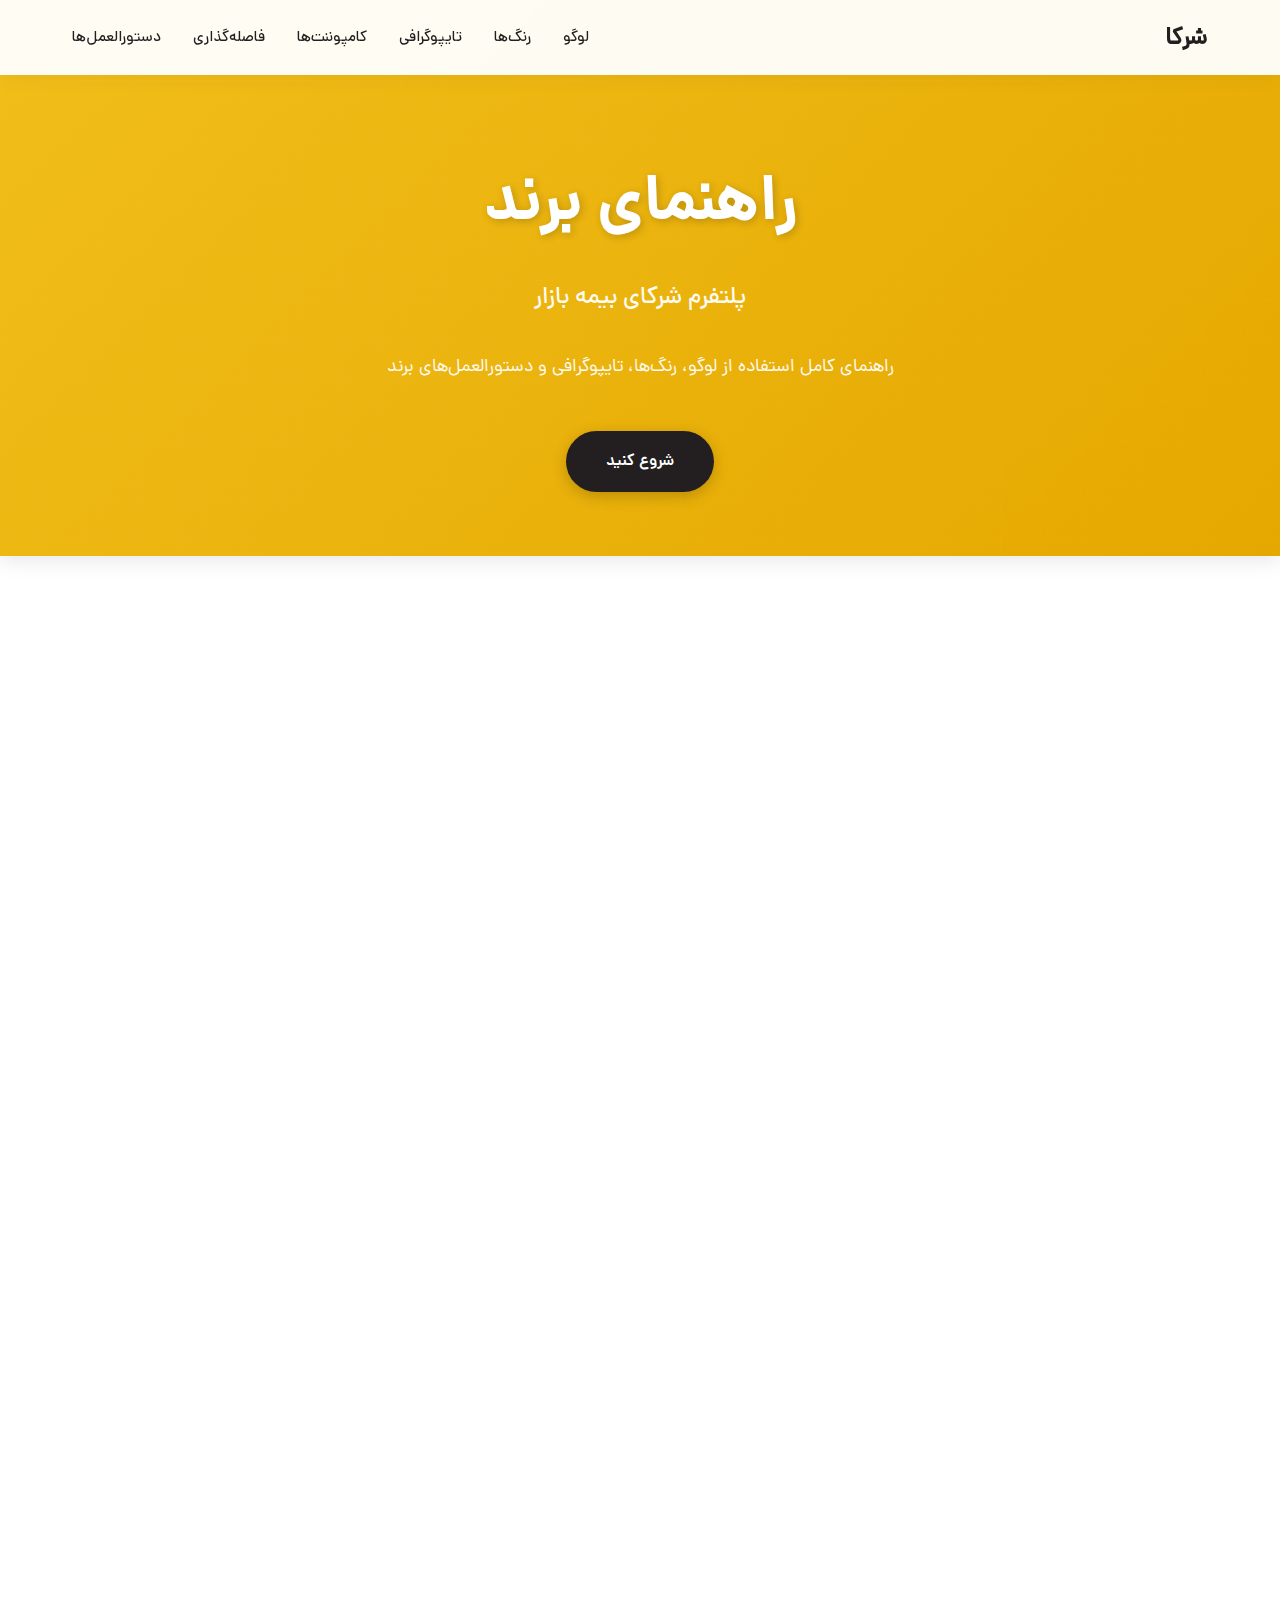
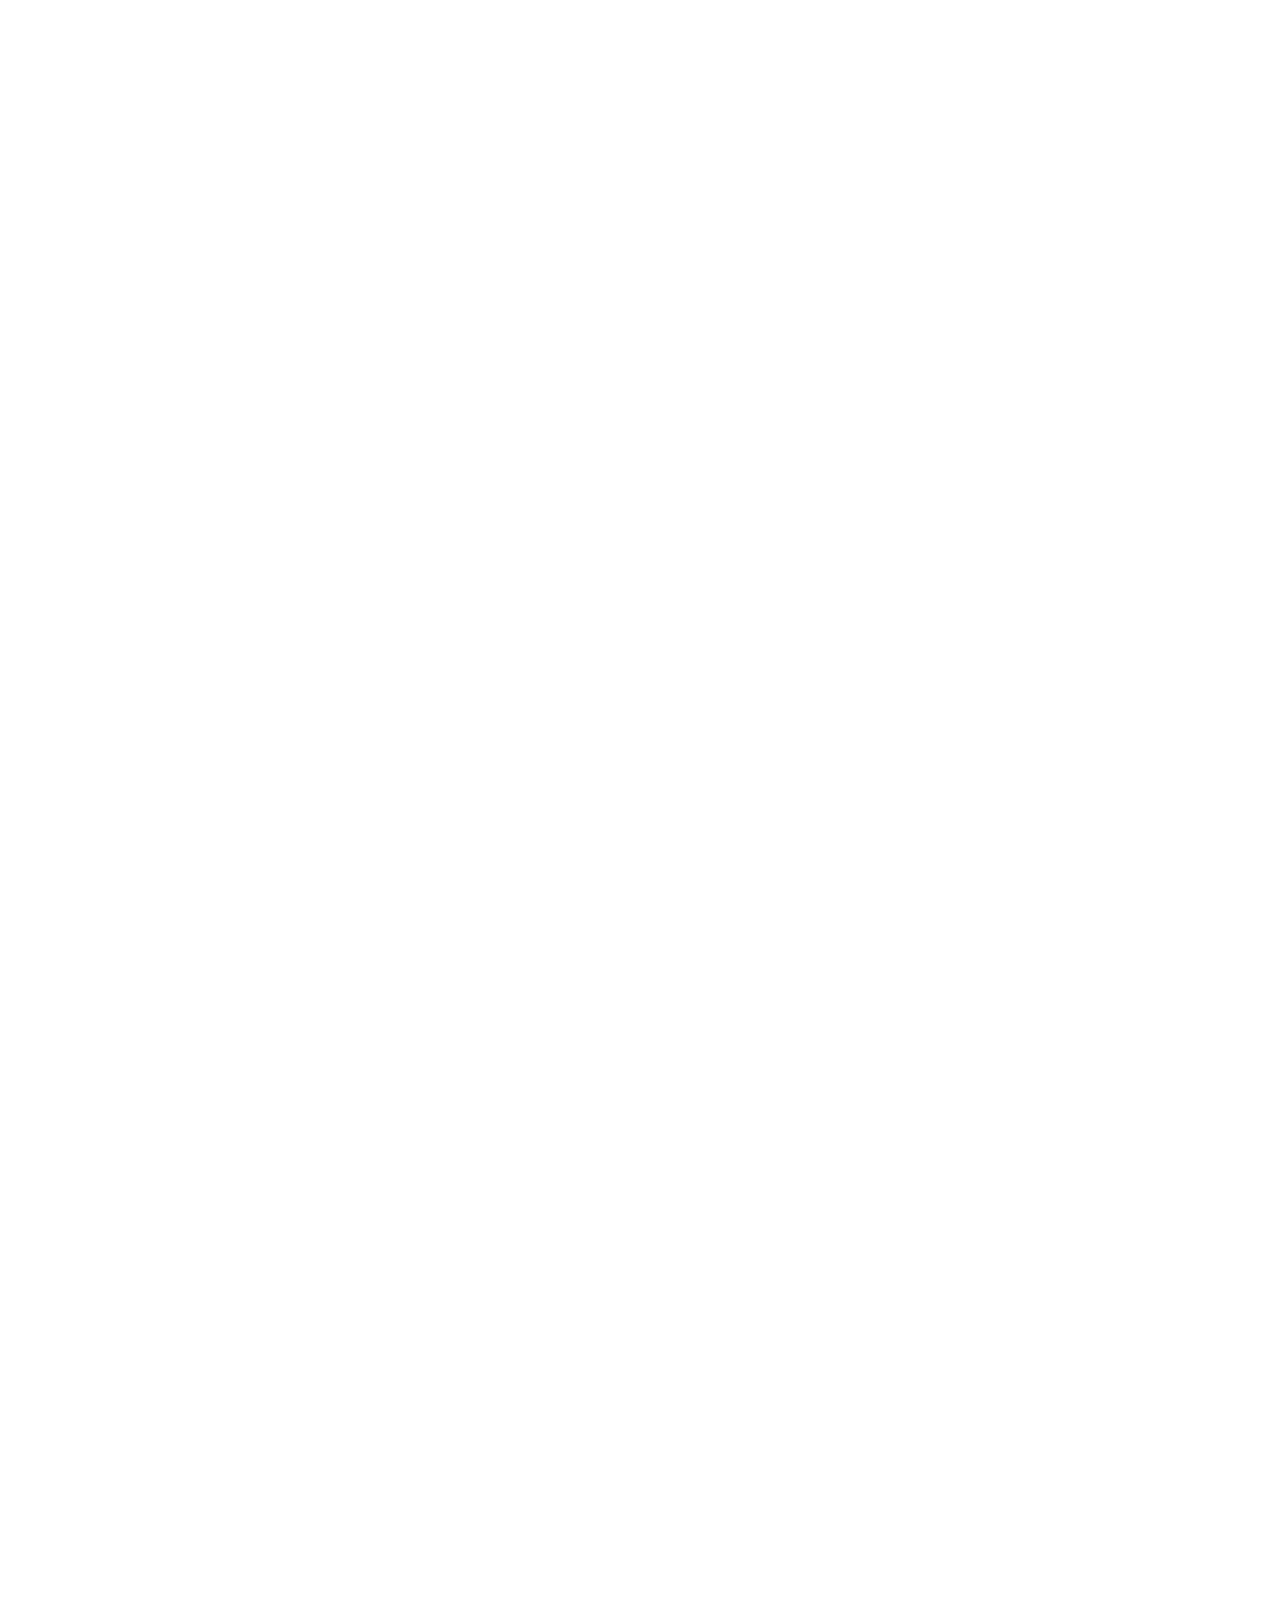
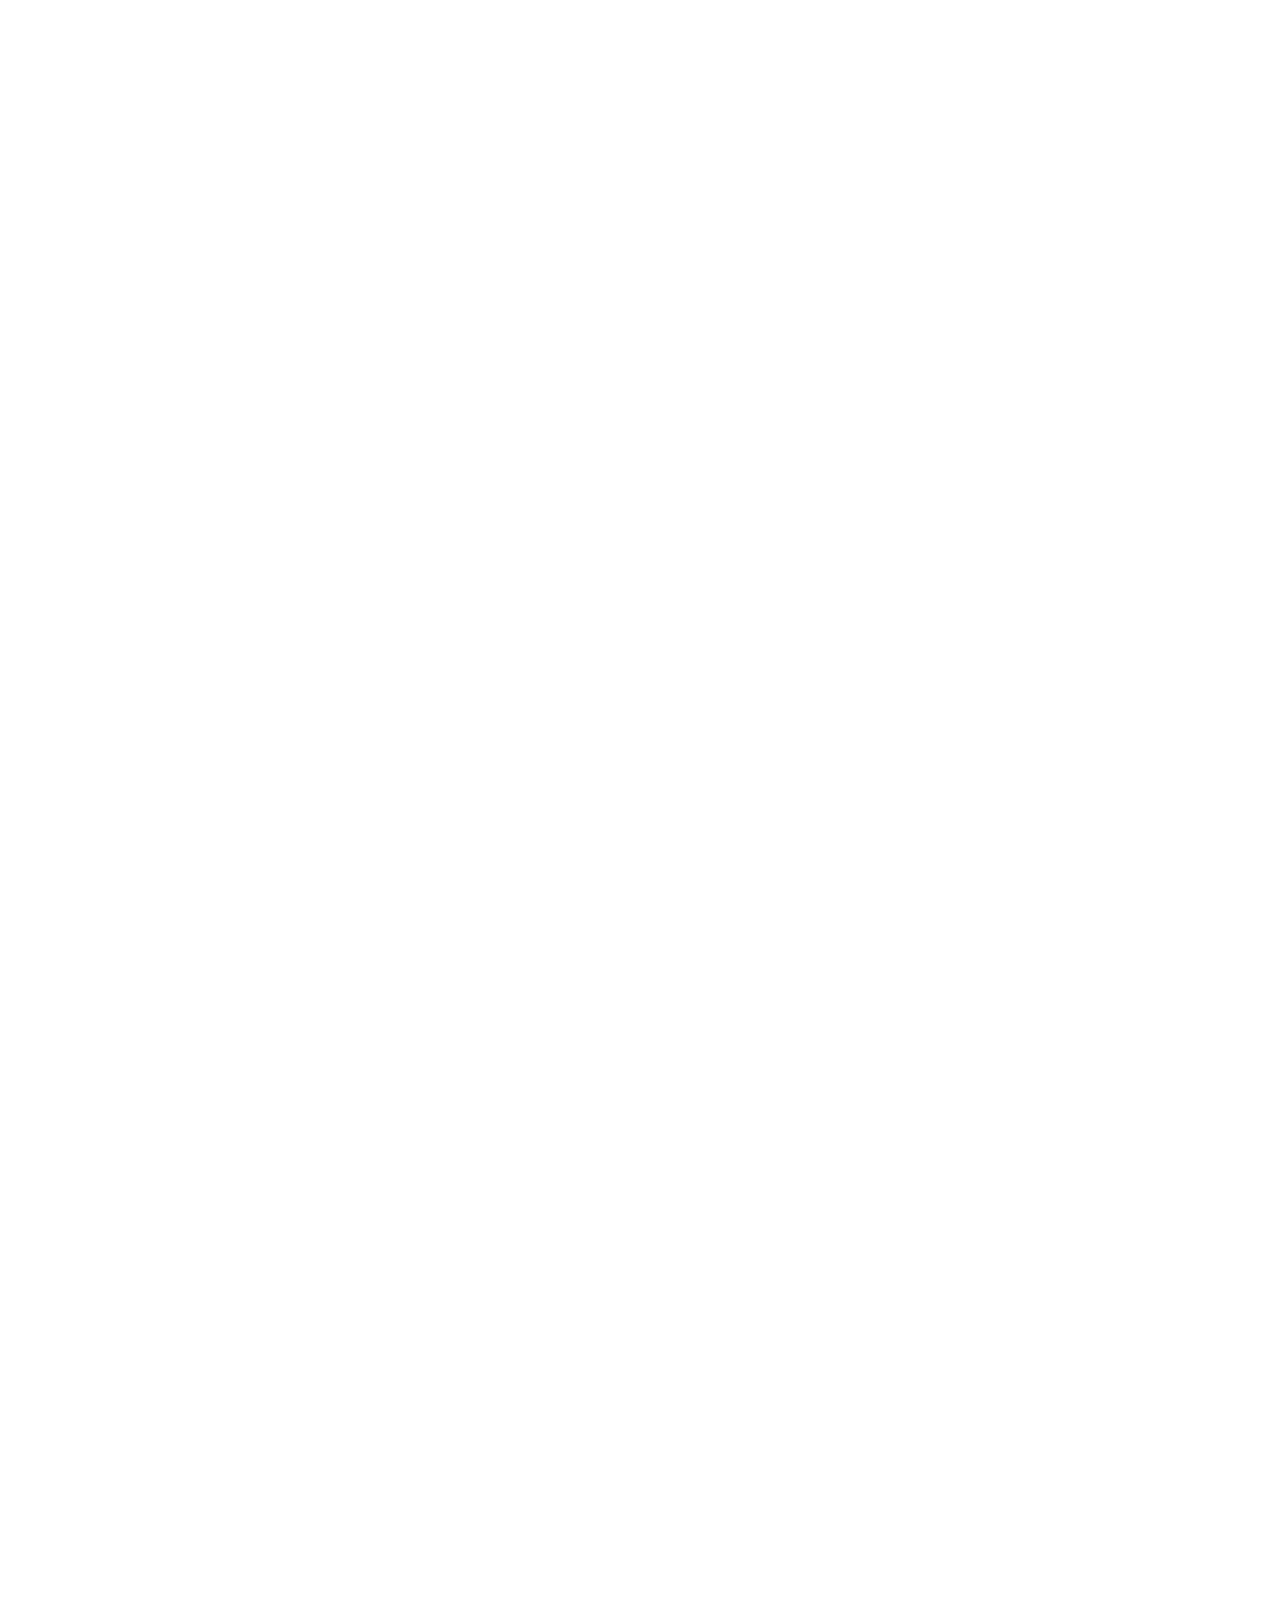
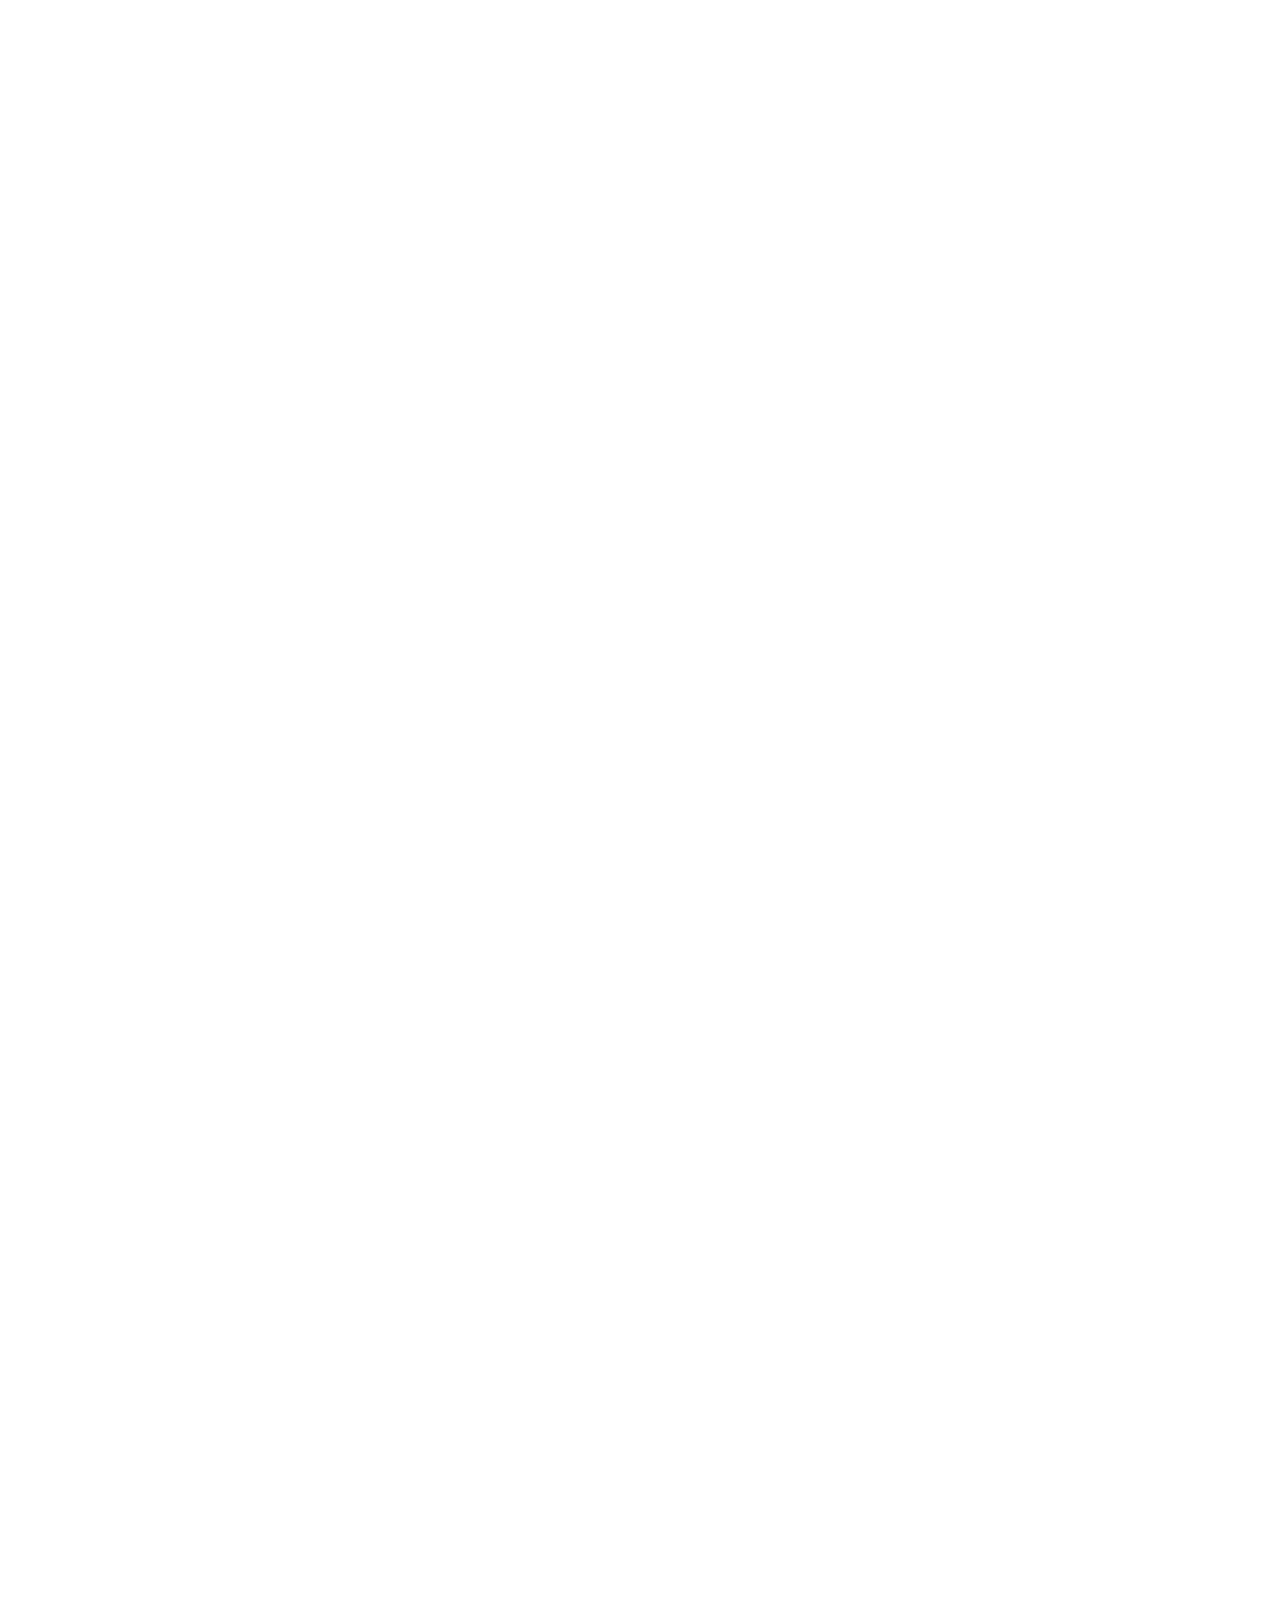
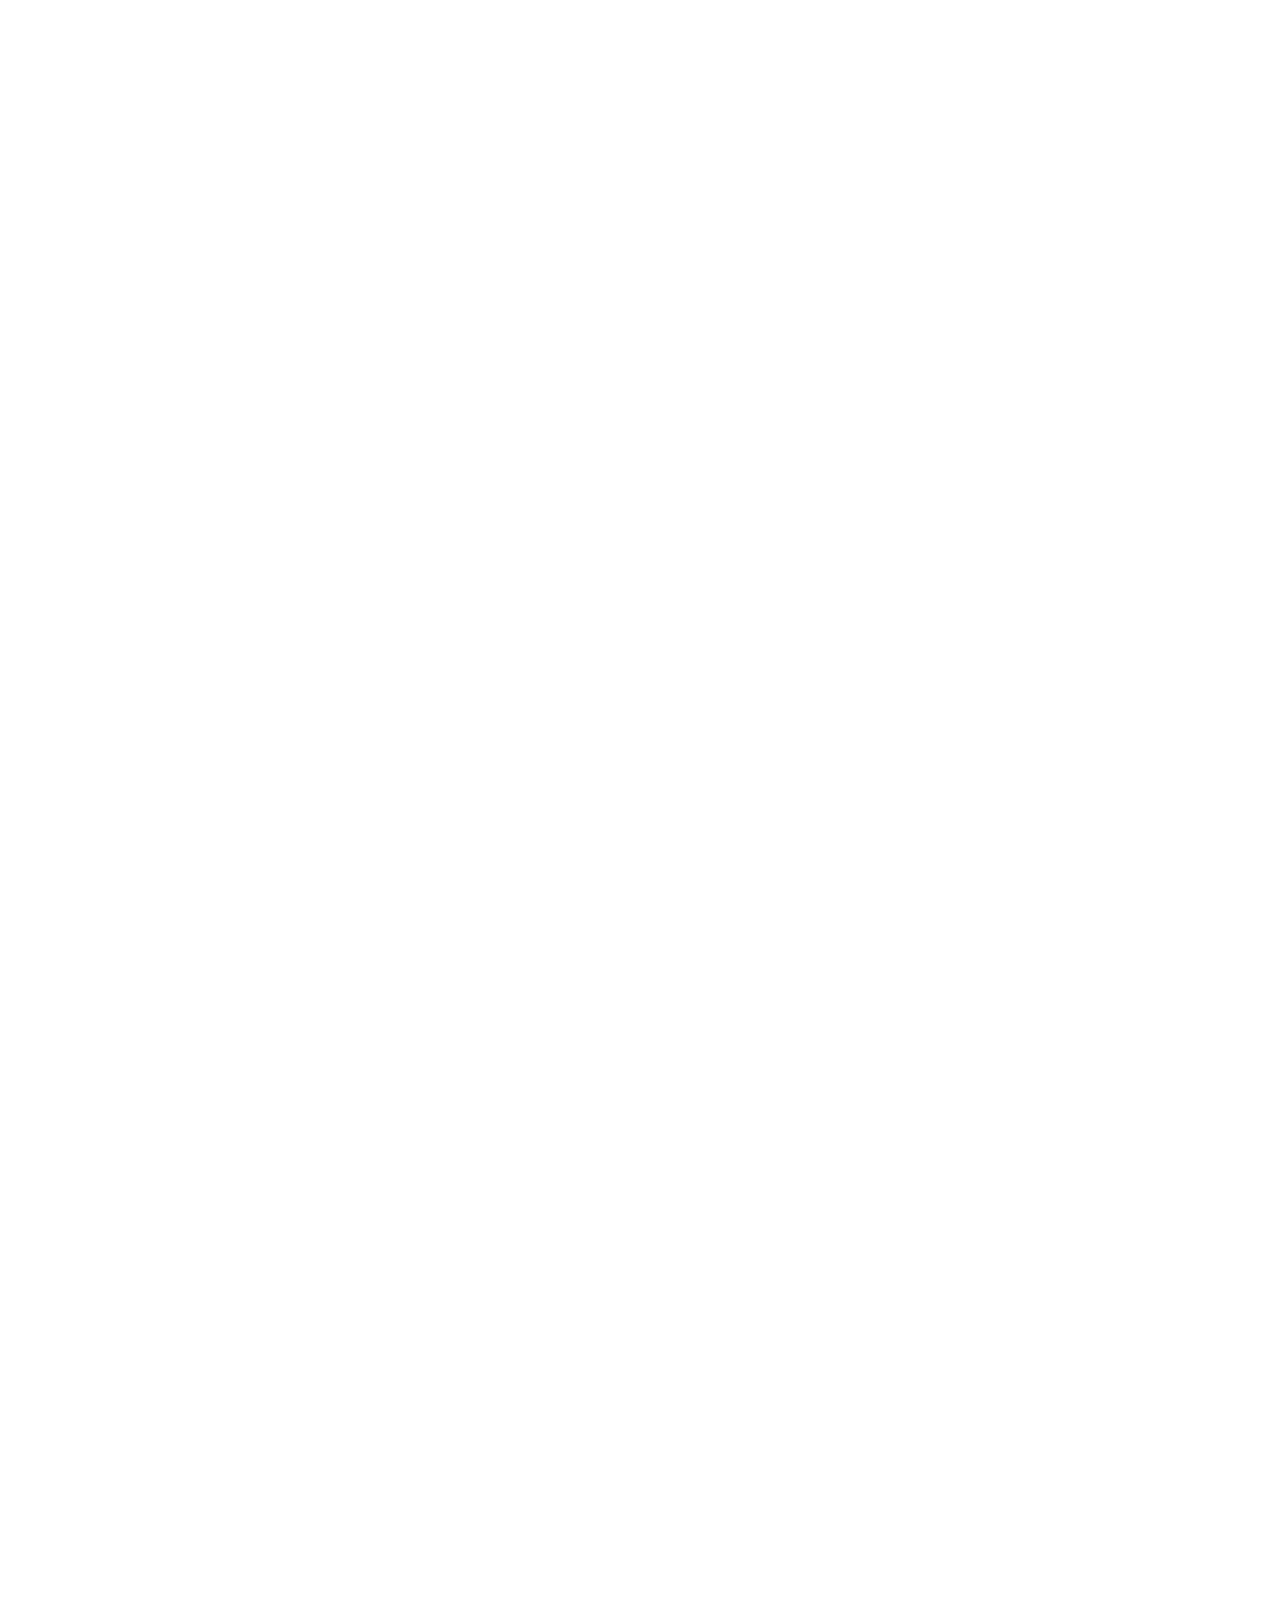
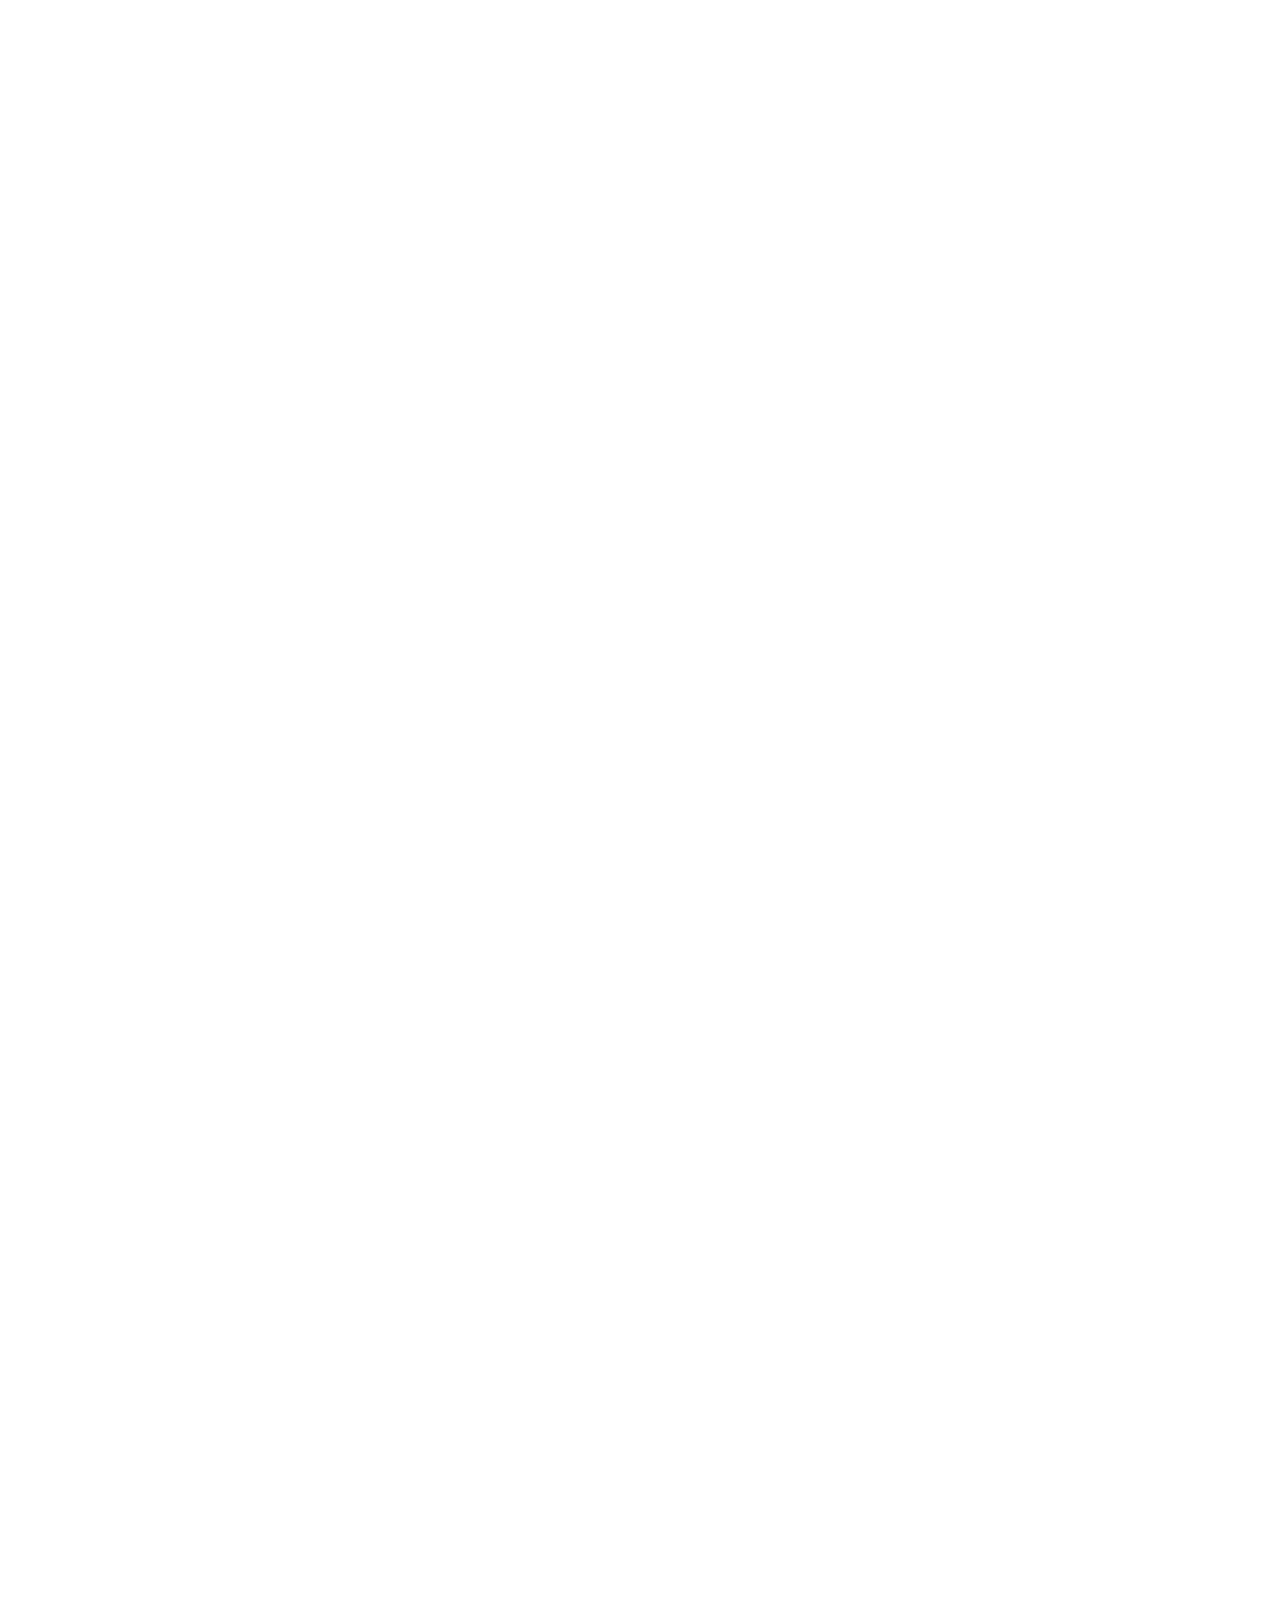
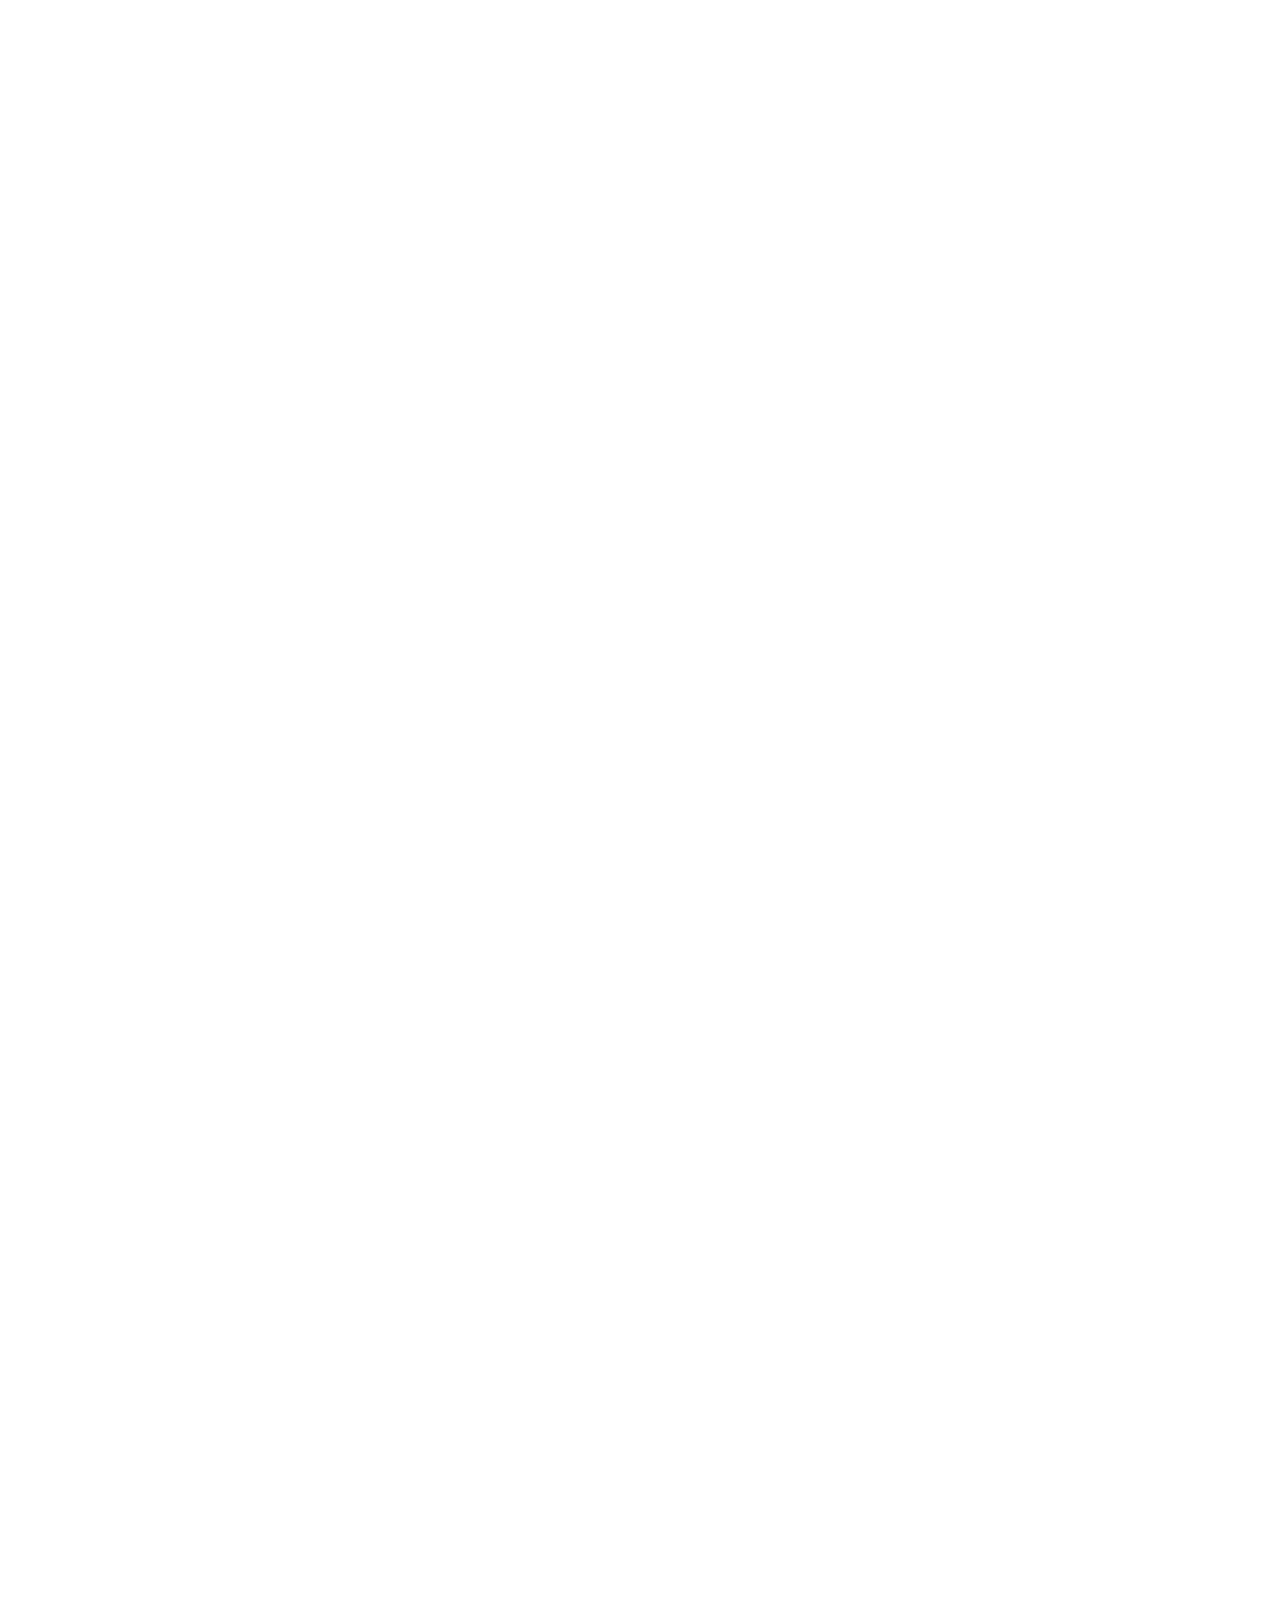
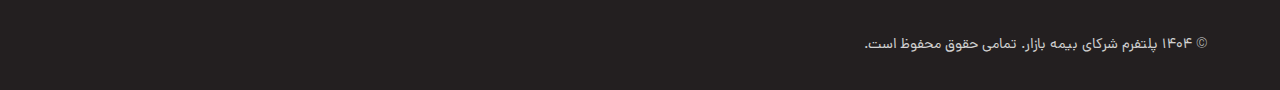
<file: index.html>
<!DOCTYPE html>
<html lang="fa" dir="rtl">
<head>
    <meta charset="UTF-8">
    <meta name="viewport" content="width=device-width, initial-scale=1.0">
    <title>راهنمای برند - پلتفرم شرکای بیمه بازار</title>
    
    <!-- SEO Meta Tags -->
    <meta name="description" content="راهنمای کامل برند پلتفرم شرکای بیمه بازار شامل لوگو، پالت رنگ، تایپوگرافی، کامپوننت‌ها و دستورالعمل‌های استفاده از برند">
    <meta name="keywords" content="برند بوک, راهنمای برند, بیمه بازار, سلر, شرکا, لوگو, پالت رنگ, تایپوگرافی, دانا">
    <meta name="author" content="پلتفرم شرکای بیمه بازار">
    <meta name="robots" content="index, follow">
    <meta name="theme-color" content="#F1BE1A">
    
    <!-- Open Graph / Social Media -->
    <meta property="og:type" content="website">
    <meta property="og:url" content="https://mrsadri.github.io/seller-brandbook/">
    <meta property="og:title" content="راهنمای برند - پلتفرم شرکای بیمه بازار">
    <meta property="og:description" content="راهنمای کامل برند پلتفرم شرکای بیمه بازار شامل لوگو، پالت رنگ، تایپوگرافی و دستورالعمل‌های برند">
    <meta property="og:image" content="https://mrsadri.github.io/seller-brandbook/assets/images/logos/Container.svg">
    <meta property="og:locale" content="fa_IR">
    
    <!-- Twitter Card -->
    <meta name="twitter:card" content="summary_large_image">
    <meta name="twitter:title" content="راهنمای برند - پلتفرم شرکای بیمه بازار">
    <meta name="twitter:description" content="راهنمای کامل برند پلتفرم شرکای بیمه بازار شامل لوگو، پالت رنگ، تایپوگرافی و دستورالعمل‌های برند">
    
    <!-- Canonical URL -->
    <link rel="canonical" href="https://mrsadri.github.io/seller-brandbook/">
    
    <!-- Favicons -->
    <link rel="icon" type="image/x-icon" href="favicon.ico">
    <link rel="icon" type="image/png" sizes="16x16" href="favicon-16x16.png">
    <link rel="icon" type="image/png" sizes="32x32" href="favicon-32x32.png">
    <link rel="icon" type="image/svg+xml" href="favicon.svg">
    <link rel="apple-touch-icon" sizes="180x180" href="apple-touch-icon.png">
    
    <!-- Stylesheet -->
    <link rel="stylesheet" href="css/styles.css">
</head>
<body>
    <!-- Navigation -->
    <nav class="main-nav" id="mainNav" role="navigation" aria-label="Main navigation">
        <div class="container">
            <div class="nav-content">
                <div class="nav-logo">
                    <a href="#home" class="logo-link" aria-label="Go to homepage">
                        <span class="logo-text">شرکا</span>
                    </a>
                </div>
                <button 
                    class="nav-toggle" 
                    id="navToggle" 
                    type="button"
                    aria-label="Toggle navigation menu"
                    aria-expanded="false"
                    aria-controls="navMenu"
                    aria-haspopup="true">
                    <span class="nav-toggle-line"></span>
                    <span class="nav-toggle-line"></span>
                    <span class="nav-toggle-line"></span>
                </button>
                <ul class="nav-menu" id="navMenu" role="menubar">
                    <li role="none"><a href="#logo" class="nav-link" role="menuitem">لوگو</a></li>
                    <li role="none"><a href="#colors" class="nav-link" role="menuitem">رنگ‌ها</a></li>
                    <li role="none"><a href="#typography" class="nav-link" role="menuitem">تایپوگرافی</a></li>
                    <li role="none"><a href="#components" class="nav-link" role="menuitem">کامپوننت‌ها</a></li>
                    <li role="none"><a href="#spacing" class="nav-link" role="menuitem">فاصله‌گذاری</a></li>
                    <li role="none"><a href="#guidelines" class="nav-link" role="menuitem">دستورالعمل‌ها</a></li>
                </ul>
            </div>
        </div>
        <div class="nav-backdrop" id="navBackdrop" aria-hidden="true"></div>
    </nav>

    <!-- Hero Section -->
    <header class="header" id="home">
        <div class="container">
            <div class="hero-content">
                <h1 class="brand-title">راهنمای برند</h1>
                <p class="brand-subtitle">پلتفرم شرکای بیمه بازار</p>
                <p class="brand-description">
                    راهنمای کامل استفاده از لوگو، رنگ‌ها، تایپوگرافی و دستورالعمل‌های برند
                </p>
                <a href="#logo" class="cta-button">شروع کنید</a>
            </div>
        </div>
    </header>

    <main class="main-content">
        <div class="container">
            <!-- Logo Section -->
            <section class="section" id="logo">
                <h2 class="section-title">لوگو</h2>
                <p class="section-description">
                    لوگو پلتفرم شرکای بیمه بازار در نسخه‌های مختلف برای استفاده در شرایط مختلف طراحی شده است.
                </p>

                <div class="logo-showcase">
                    <div class="logo-variant">
                        <h3 class="variant-title">لوگوی اصلی</h3>
                        <p class="variant-description">لوگوی استاندارد برای پس‌زمینه روشن</p>
                        <div class="logo-container light-bg">
                            <img src="assets/images/logos/Container.svg" alt="لوگوی اصلی سلر" class="logo-image">
                        </div>
                        <a href="assets/images/logos/Container.svg" download="Seller-Logo-Light.svg" class="download-btn">دانلود لوگو</a>
                    </div>

                    <div class="logo-variant">
                        <h3 class="variant-title">پس‌زمینه تیره</h3>
                        <p class="variant-description">لوگو برای پس‌زمینه‌های تیره</p>
                        <div class="logo-container dark-bg">
                            <img src="assets/images/logos/Container-3.svg" alt="لوگوی سلر روی پس‌زمینه تیره" class="logo-image">
                        </div>
                        <a href="assets/images/logos/Container-3.svg" download="Seller-Logo-Dark.svg" class="download-btn">دانلود لوگو</a>
                    </div>

                    <div class="logo-variant">
                        <h3 class="variant-title">پس‌زمینه زرد</h3>
                        <p class="variant-description">لوگو روی پس‌زمینه زرد برند</p>
                        <div class="logo-container yellow-bg">
                            <img src="assets/images/logos/Container-1.svg" alt="لوگوی سلر روی پس‌زمینه زرد" class="logo-image">
                        </div>
                        <a href="assets/images/logos/Container-1.svg" download="Seller-Logo-Yellow.svg" class="download-btn">دانلود لوگو</a>
                    </div>

                    <div class="logo-variant">
                        <h3 class="variant-title">سفید روی زرد</h3>
                        <p class="variant-description">نسخه جایگزین برای پس‌زمینه زرد</p>
                        <div class="logo-container yellow-bg">
                            <img src="assets/images/logos/Container-2.svg" alt="لوگوی سلر سفید روی زرد" class="logo-image">
                        </div>
                        <a href="assets/images/logos/Container-2.svg" download="Seller-Logo-White-Yellow.svg" class="download-btn">دانلود لوگو</a>
                    </div>
                </div>
            </section>

            <!-- Color Palette Section -->
            <section class="section" id="colors">
                <h2 class="section-title">پالت رنگ</h2>
                <p class="section-description">
                    پالت رنگ پلتفرم شرکای بیمه بازار برای ایجاد حضور قوی و قابل تشخیص طراحی شده است. 
                    از این رنگ‌ها به صورت یکپارچه در تمام کاربردهای پلتفرم استفاده کنید.
                </p>

                <div class="color-categories">
                    <div class="color-category">
                        <h3 class="color-category-title">رنگ‌های اصلی برند</h3>
                        <div class="color-grid">
                            <div class="color-card">
                                <div class="color-swatch" style="background-color: #F1BE1A;"></div>
                                <div class="color-info">
                                    <h4 class="color-name">زرد برند</h4>
                                    <p class="color-code">#F1BE1A</p>
                                    <p class="color-rgb">RGB: 241, 190, 26</p>
                                    <p class="color-cmyk">CMYK: 0, 21, 89, 5</p>
                                    <p class="color-usage">رنگ اصلی برند</p>
                                </div>
                            </div>

                            <div class="color-card">
                                <div class="color-swatch" style="background-color: #FFDA88;"></div>
                                <div class="color-info">
                                    <h4 class="color-name">زرد روشن</h4>
                                    <p class="color-code">#FFDA88</p>
                                    <p class="color-rgb">RGB: 255, 218, 136</p>
                                    <p class="color-cmyk">CMYK: 0, 15, 47, 0</p>
                                    <p class="color-usage">پس‌زمینه کارت‌ها و هایلایت</p>
                                </div>
                            </div>

                            <div class="color-card">
                                <div class="color-swatch" style="background-color: #FFC453;"></div>
                                <div class="color-info">
                                    <h4 class="color-name">زرد متوسط</h4>
                                    <p class="color-code">#FFC453</p>
                                    <p class="color-rgb">RGB: 255, 196, 83</p>
                                    <p class="color-cmyk">CMYK: 0, 23, 67, 0</p>
                                    <p class="color-usage">دکمه‌ها و عناصر تعاملی</p>
                                </div>
                            </div>
                        </div>
                    </div>

                    <div class="color-category">
                        <h3 class="color-category-title">رنگ‌های وضعیت</h3>
                        <div class="color-grid">
                            <div class="color-card">
                                <div class="color-swatch" style="background-color: #2B8C52;"></div>
                                <div class="color-info">
                                    <h4 class="color-name">سبز موفقیت</h4>
                                    <p class="color-code">#2B8C52</p>
                                    <p class="color-rgb">RGB: 43, 140, 82</p>
                                    <p class="color-cmyk">CMYK: 69, 0, 41, 45</p>
                                    <p class="color-usage">وضعیت‌های موفق و تأیید</p>
                                </div>
                            </div>

                            <div class="color-card">
                                <div class="color-swatch" style="background-color: #5DCB88;"></div>
                                <div class="color-info">
                                    <h4 class="color-name">سبز روشن</h4>
                                    <p class="color-code">#5DCB88</p>
                                    <p class="color-rgb">RGB: 93, 203, 136</p>
                                    <p class="color-cmyk">CMYK: 54, 0, 33, 20</p>
                                    <p class="color-usage">بج‌ها و نشانگرهای وضعیت</p>
                                </div>
                            </div>
                        </div>
                    </div>

                    <div class="color-category">
                        <h3 class="color-category-title">رنگ‌های خنثی</h3>
                        <div class="color-grid">
                            <div class="color-card">
                                <div class="color-swatch" style="background-color: #FFFFFF; border: 1px solid #e0e0e0;"></div>
                                <div class="color-info">
                                    <h4 class="color-name">سفید</h4>
                                    <p class="color-code">#FFFFFF</p>
                                    <p class="color-rgb">RGB: 255, 255, 255</p>
                                    <p class="color-cmyk">CMYK: 0, 0, 0, 0</p>
                                    <p class="color-usage">پس‌زمینه و متن روی تیره</p>
                                </div>
                            </div>

                            <div class="color-card">
                                <div class="color-swatch" style="background-color: #F5F5F5;"></div>
                                <div class="color-info">
                                    <h4 class="color-name">خاکستری بسیار روشن</h4>
                                    <p class="color-code">#F5F5F5</p>
                                    <p class="color-rgb">RGB: 245, 245, 245</p>
                                    <p class="color-cmyk">CMYK: 0, 0, 0, 4</p>
                                    <p class="color-usage">پس‌زمینه‌های اصلی</p>
                                </div>
                            </div>

                            <div class="color-card">
                                <div class="color-swatch" style="background-color: #E6E6E6;"></div>
                                <div class="color-info">
                                    <h4 class="color-name">خاکستری روشن</h4>
                                    <p class="color-code">#E6E6E6</p>
                                    <p class="color-rgb">RGB: 230, 230, 230</p>
                                    <p class="color-cmyk">CMYK: 0, 0, 0, 10</p>
                                    <p class="color-usage">پس‌زمینه‌های جداول و بخش‌ها</p>
                                </div>
                            </div>

                            <div class="color-card">
                                <div class="color-swatch" style="background-color: #474747;"></div>
                                <div class="color-info">
                                    <h4 class="color-name">خاکستری تیره</h4>
                                    <p class="color-code">#474747</p>
                                    <p class="color-rgb">RGB: 71, 71, 71</p>
                                    <p class="color-cmyk">CMYK: 0, 0, 0, 72</p>
                                    <p class="color-usage">متن‌های ثانویه</p>
                                </div>
                            </div>

                            <div class="color-card">
                                <div class="color-swatch" style="background-color: #231F20;"></div>
                                <div class="color-info">
                                    <h4 class="color-name">مشکی زغالی</h4>
                                    <p class="color-code">#231F20</p>
                                    <p class="color-rgb">RGB: 35, 31, 32</p>
                                    <p class="color-cmyk">CMYK: 0, 11, 9, 86</p>
                                    <p class="color-usage">رنگ اصلی متن</p>
                                </div>
                            </div>

                            <div class="color-card">
                                <div class="color-swatch" style="background-color: #010101;"></div>
                                <div class="color-info">
                                    <h4 class="color-name">مشکی عمیق</h4>
                                    <p class="color-code">#010101</p>
                                    <p class="color-rgb">RGB: 1, 1, 1</p>
                                    <p class="color-cmyk">CMYK: 0, 0, 0, 100</p>
                                    <p class="color-usage">تأکید و کنتراست</p>
                                </div>
                            </div>
                        </div>
                    </div>
                </div>
            </section>

            <!-- Typography Section -->
            <section class="section" id="typography">
                <h2 class="section-title">تایپوگرافی</h2>
                <p class="section-description">
                    فونت اصلی پلتفرم شرکای بیمه بازار، <strong>دانا</strong> (DanaVF) است. 
                    این فونت برای استفاده در تمام ارتباطات و محتوای فارسی پلتفرم استفاده می‌شود.
                </p>
                
                <div class="font-license-notice">
                    <p class="license-warning">
                        <strong>⚠️ توجه:</strong> فونت دانا تحت مجوز سازنده آن است و استفاده از آن در پروژه‌های دیگر بدون اجازه صریح سازنده مجاز نیست. 
                        برای اطلاعات بیشتر در مورد مجوز و نحوه استفاده، به <a href="https://fontiran.com/fonts/dana" target="_blank" rel="noopener noreferrer">صفحه رسمی فونت دانا</a> مراجعه کنید.
                    </p>
                    <a href="assets/fonts/DanaVF.ttf" download="DanaVF.ttf" class="download-btn download-btn-primary">دانلود فونت دانا (DanaVF)</a>
                    <a href="assets/fonts/woff.zip" download="woff.zip" class="download-btn">دانلود فونت‌های WOFF</a>
                    <a href="assets/fonts/woff2.zip" download="woff2.zip" class="download-btn">دانلود فونت‌های WOFF2</a>
                </div>

                <div class="typography-showcase">
                    <div class="type-sample">
                        <h3 class="type-heading">عنوان‌ها</h3>
                        <h1 class="heading-1">عنوان ۱ - عنوان اصلی</h1>
                        <p class="type-specs">Font Size: 3rem (48px) | Weight: 700 | Line Height: 1.4</p>
                        <h2 class="heading-2">عنوان ۲ - عنوان بخش</h2>
                        <p class="type-specs">Font Size: 2rem (32px) | Weight: 600 | Line Height: 1.5</p>
                        <h3 class="heading-3">عنوان ۳ - زیربخش</h3>
                        <p class="type-specs">Font Size: 1.5rem (24px) | Weight: 600 | Line Height: 1.6</p>
                    </div>

                    <div class="type-sample">
                        <h3 class="type-heading">متن بدنه</h3>
                        <p class="body-text">
                            این متن بدنه است که برای پاراگراف‌ها و محتوای عمومی استفاده می‌شود. 
                            باید واضح، خوانا باشد و فاصله خط مناسب را برای خوانایی بهینه 
                            در تمام دستگاه‌ها و پلتفرم‌ها حفظ کند.
                        </p>
                        <p class="type-specs">Font Size: 1rem (16px) | Weight: 400 | Line Height: 2.2</p>
                        <p class="body-text-small">
                            متن بدنه کوچک برای زیرنویس‌ها، پاورقی‌ها و اطلاعات تکمیلی.
                        </p>
                        <p class="type-specs">Font Size: 0.875rem (14px) | Weight: 400 | Line Height: 2</p>
                    </div>

                    <div class="type-sample">
                        <h3 class="type-heading">وزن‌های فونت</h3>
                        <div class="font-weights">
                            <p style="font-weight: 400; font-variation-settings: 'wght' 400;">وزن ۴۰۰ - Regular: متن عادی و بدنه</p>
                            <p style="font-weight: 500; font-variation-settings: 'wght' 500;">وزن ۵۰۰ - Medium: متن‌های متوسط و برچسب‌ها</p>
                            <p style="font-weight: 600; font-variation-settings: 'wght' 600;">وزن ۶۰۰ - DemiBold: عنوان‌های فرعی و دکمه‌ها</p>
                            <p style="font-weight: 700; font-variation-settings: 'wght' 700;">وزن ۷۰۰ - Bold: عنوان‌های اصلی</p>
                        </div>
                    </div>

                    <div class="type-sample">
                        <h3 class="type-heading">استایل‌های متن</h3>
                        <p><strong>متن بولد</strong> برای تأکید و اهمیت</p>
                        <p><em>متن ایتالیک</em> برای تأکید ملایم</p>
                        <p><u>متن زیرخط‌دار</u> برای لینک‌ها</p>
                        <p style="text-decoration: line-through;">متن خط‌خورده</p>
                    </div>
                </div>
            </section>

            <!-- Components Section -->
            <section class="section" id="components">
                <h2 class="section-title">کامپوننت‌ها</h2>
                <p class="section-description">
                    کامپوننت‌های رابط کاربری پلتفرم شرکای بیمه بازار برای ایجاد تجربه کاربری یکپارچه و حرفه‌ای طراحی شده‌اند.
                </p>

                <div class="components-showcase">
                    <div class="component-group">
                        <h3 class="component-group-title">دکمه‌ها</h3>
                        <p class="component-group-description">دکمه‌های اصلی برای اقدامات مهم و فراخوان‌های عملیاتی</p>
                        <div class="component-examples">
                            <button class="btn btn-primary">دکمه اصلی</button>
                            <button class="btn btn-secondary">دکمه ثانویه</button>
                            <button class="btn btn-outline">دکمه خطی</button>
                            <button class="btn btn-ghost">دکمه شفاف</button>
                        </div>
                        <div class="component-notes">
                            <p><strong>نکته:</strong> دکمه اصلی (#F1BE1A) برای اقدامات اصلی استفاده می‌شود.</p>
                        </div>
                    </div>

                    <div class="component-group">
                        <h3 class="component-group-title">بج‌ها و برچسب‌ها</h3>
                        <p class="component-group-description">برای نمایش وضعیت‌ها و دسته‌بندی‌ها</p>
                        <div class="component-examples">
                            <span class="badge badge-default">پیش‌فرض</span>
                            <span class="badge badge-primary">اصلی</span>
                            <span class="badge badge-success">موفقیت</span>
                            <span class="badge badge-info">اطلاعات</span>
                            <span class="badge badge-warning">هشدار</span>
                            <span class="badge badge-error">خطا</span>
                            <span class="badge badge-disable">غیرفعال</span>
                        </div>
                    </div>

                    <div class="component-group">
                        <h3 class="component-group-title">کارت‌ها</h3>
                        <p class="component-group-description">کارت‌ها برای نمایش اطلاعات گروه‌بندی شده</p>
                        <div class="component-examples">
                            <div class="card-example">
                                <div class="card-header">
                                    <h4>عنوان کارت</h4>
                                </div>
                                <div class="card-body">
                                    <p>این یک نمونه کارت است که برای نمایش اطلاعات گروه‌بندی شده استفاده می‌شود.</p>
                                </div>
                            </div>
                            <div class="lead-card-figma">
                                <div class="lead-card-info-row">
                                    <div class="lead-card-data-chunk lead-card-data-01">
                                        <div class="lead-card-name">
                                            پارسال الهامی
                                        </div>
                                    </div>
                                    <div class="lead-card-data-chunk lead-card-data-02">
                                        <div class="lead-card-vehicle-info">
                                            سمند EF7 اتومات | ۱۳۹۹
                                        </div>
                                    </div>
                                    <div class="lead-card-data-chunk lead-card-data-03">
                                        <div class="lead-card-insurance-info">
                                            <span class="lead-card-insurance-company">کارگران آسیا</span>
                                            <span class="lead-card-divider">|</span>
                                            <span class="lead-card-insurance-type">شخص ثالث</span>
                                        </div>
                                    </div>
                                    <div class="lead-card-data-chunk lead-card-data-04">
                                        <div class="lead-card-state-holder">
                                            <span class="badge badge-warning">۸ روز تا انقضاء</span>
                                            <span class="badge badge-success">نقدی</span>
                                        </div>
                                    </div>
                                </div>
                                <div class="lead-card-action-row">
                                    <div class="lead-card-note-section">
                                        <button class="lead-card-note-edit-btn">
                                            <svg width="20" height="20" viewBox="0 0 20 20" fill="none" xmlns="http://www.w3.org/2000/svg">
                                                <path d="M11.05 3.00002L4.20835 10.2417C3.95002 10.5167 3.70002 11.0584 3.65002 11.4334L3.34169 14.1334C3.23335 15.1084 3.93335 15.775 4.90002 15.6084L7.58335 15.15C7.95835 15.0834 8.48335 14.8084 8.74169 14.525L15.5834 7.28335C16.7667 6.03335 17.3 4.60835 15.4584 2.86668C13.625 1.14168 12.2334 1.75002 11.05 3.00002Z" stroke="#262626" stroke-width="1.5" stroke-miterlimit="10" stroke-linecap="round" stroke-linejoin="round"/>
                                                <path d="M9.90833 4.20831C10.2667 6.50831 12.1333 8.26665 14.45 8.49998" stroke="#262626" stroke-width="1.5" stroke-miterlimit="10" stroke-linecap="round" stroke-linejoin="round"/>
                                                <path d="M2.5 18.3333H17.5" stroke="#262626" stroke-width="1.5" stroke-miterlimit="10" stroke-linecap="round" stroke-linejoin="round"/>
                                            </svg>
                                        </button>
                                        <span class="lead-card-note-text">افزودن یاد‌داشت</span>
                                    </div>
                                    <div class="lead-card-call-to-action">
                                        <button class="lead-card-buy-btn">خرید بیمه</button>
                                        <button class="lead-card-call-btn">
                                            <svg width="24" height="24" viewBox="0 0 24 24" fill="none" xmlns="http://www.w3.org/2000/svg">
                                                <path d="M22 16.92V19.92C22.0011 20.1985 21.9441 20.4742 21.8325 20.7292C21.7209 20.9842 21.5573 21.2126 21.3522 21.3979C21.1472 21.5832 20.9053 21.7212 20.6441 21.8021C20.3829 21.8831 20.1085 21.9049 19.84 21.866C16.7433 21.4951 13.787 20.3687 11.19 18.558C8.77382 16.9308 6.72533 14.7499 5.19 12.19C3.36995 9.56681 2.24049 6.57487 1.87 3.44C1.828 3.17148 1.85013 2.89704 1.93438 2.63755C2.01863 2.37806 2.16262 2.14032 2.354 1.94C2.54538 1.73969 2.77909 1.58174 3.03821 1.47786C3.29733 1.37397 3.57541 1.32684 3.854 1.34H6.88C7.37578 1.33629 7.85274 1.53231 8.19482 1.88085C8.53689 2.22939 8.71262 2.69904 8.68 3.17C8.56906 4.65436 8.71065 6.14156 9.099 7.58C9.22222 8.04086 9.17754 8.52911 8.97237 8.96411C8.76721 9.39911 8.41411 9.75221 7.98 9.92C7.55999 10.1033 7.18953 10.3784 6.89458 10.7249C6.59962 11.0713 6.388 11.4801 6.27 11.92C6.14795 12.3602 6.16242 12.8219 6.31151 13.2543C6.46061 13.6867 6.73852 14.0727 7.12 14.37C9.42963 16.2184 12.2222 17.4622 15.2 18H15.44C15.9108 17.9674 16.3804 18.1421 16.7288 18.4843C17.0772 18.8265 17.2733 19.3045 17.27 19.8V22.92C17.2691 23.2405 17.1555 23.5497 16.9488 23.7969C16.7421 24.0441 16.4555 24.2138 16.14 24.28C15.5633 24.3883 14.9769 24.4426 14.39 24.44C12.1697 24.4402 9.96932 24.0231 7.9 23.21C7.68934 23.1351 7.49637 23.0204 7.33206 22.8729C7.16774 22.7255 7.03549 22.5482 6.943 22.35C6.85051 22.1518 6.79966 21.9369 6.79351 21.7185C6.78736 21.5002 6.82603 21.2828 6.907 21.08" stroke="#262626" stroke-width="1.5" stroke-linecap="round" stroke-linejoin="round"/>
                                            </svg>
                                            <span>۰۹۱۲۱۴۳۸۹۷۶</span>
                                        </button>
                                    </div>
                                </div>
                            </div>
                        </div>
                        <div class="component-notes">
                            <p><strong>نکته:</strong> کارت‌های لید برای نمایش اطلاعات مشتریان پیشنهادی در بخش «مشتریان پیشنهادی» پنل شریک استفاده می‌شوند. این کارت‌ها شامل اطلاعات کامل مشتری، بج‌های وضعیت، و دکمه‌های اقدام هستند.</p>
                            <p style="margin-top: var(--spacing-sm);">
                                <a href="lead-card-specs.html" style="color: var(--brand-yellow); text-decoration: none; font-weight: 600; border-bottom: 2px solid var(--brand-yellow); padding-bottom: 2px;">
                                    📋 مشاهده مشخصات کامل کارت لید →
                                </a>
                            </p>
                        </div>
                    </div>

                    <div class="component-group">
                        <h3 class="component-group-title">نوار پیشرفت</h3>
                        <p class="component-group-description">برای نمایش پیشرفت و وضعیت</p>
                        <div class="component-examples">
                            <div class="progress-bar-container">
                                <div class="progress-bar" style="width: 50%;">
                                    <div class="progress-bar-fill"></div>
                                </div>
                                <span class="progress-text">۵۰٪</span>
                            </div>
                        </div>
                    </div>
                </div>
            </section>

            <!-- Spacing & Layout Section -->
            <section class="section" id="spacing">
                <h2 class="section-title">فاصله‌گذاری و چیدمان</h2>
                <p class="section-description">
                    فاصله‌گذاری یکپارچه هماهنگی بصری ایجاد می‌کند و خوانایی را بهبود می‌بخشد. 
                    از این دستورالعمل‌های فاصله‌گذاری برای تمام مواد برند استفاده کنید.
                </p>

                <div class="spacing-demo">
                    <div class="spacing-box" style="padding: 1rem;">1rem (16px)</div>
                    <div class="spacing-box" style="padding: 2rem;">2rem (32px)</div>
                    <div class="spacing-box" style="padding: 3rem;">3rem (48px)</div>
                    <div class="spacing-box" style="padding: 4rem;">4rem (64px)</div>
                </div>
            </section>

            <!-- Do's and Don'ts Section -->
            <section class="section" id="guidelines">
                <h2 class="section-title">دستورالعمل‌های برند</h2>
                
                <div class="guidelines-grid">
                    <div class="guidelines-column">
                        <h3 class="guidelines-title do">✓ بایدها</h3>
                        <ul class="guidelines-list">
                            <li>از نسخه صحیح لوگو برای هر پس‌زمینه استفاده کنید</li>
                            <li>فضای خالی مناسب اطراف لوگو را حفظ کنید</li>
                            <li>از رنگ‌های برند به صورت یکپارچه استفاده کنید</li>
                            <li>سلسله مراتب تایپوگرافی را رعایت کنید</li>
                            <li>کنتراست کافی برای خوانایی را تضمین کنید</li>
                        </ul>
                    </div>

                    <div class="guidelines-column">
                        <h3 class="guidelines-title dont">✗ نبایدها</h3>
                        <ul class="guidelines-list">
                            <li>لوگو را کشیده یا اعوجاج ندهید</li>
                            <li>از ترکیب رنگ‌های نادرست استفاده نکنید</li>
                            <li>لوگو را روی پس‌زمینه‌های شلوغ قرار ندهید</li>
                            <li>نسخه‌های سفارشی لوگو ایجاد نکنید</li>
                            <li>از نسخه‌های قدیمی لوگو استفاده نکنید</li>
                        </ul>
                    </div>
                </div>

                <div class="guidelines-details">
                    <h3 class="guidelines-subtitle">فضای خالی اطراف لوگو</h3>
                    <p class="guidelines-text">
                        حداقل فضای خالی اطراف لوگو باید برابر با ارتفاع حرف "S" در لوگو باشد. 
                        این فضا باید در تمام جهات رعایت شود تا لوگو به درستی دیده شود.
                    </p>

                    <h3 class="guidelines-subtitle">حداقل اندازه لوگو</h3>
                    <p class="guidelines-text">
                        حداقل عرض لوگو برای استفاده در رسانه‌های دیجیتال ۱۰۰ پیکسل و برای چاپ ۲۰ میلی‌متر است. 
                        از استفاده از لوگو در اندازه‌های کوچکتر خودداری کنید.
                    </p>

                    <h3 class="guidelines-subtitle">استفاده از رنگ‌ها</h3>
                    <p class="guidelines-text">
                        رنگ زرد برند (#F1BE1A) باید به عنوان رنگ اصلی و تأکیدی استفاده شود. 
                        از استفاده بیش از حد از این رنگ خودداری کنید و آن را برای عناصر مهم و فراخوان‌های عملیاتی نگه دارید.
                    </p>

                    <h3 class="guidelines-subtitle">تایپوگرافی</h3>
                    <p class="guidelines-text">
                        فونت دانا باید در تمام ارتباطات و محتوای فارسی استفاده شود. 
                        از فونت‌های دیگر فقط برای نمایش اعداد انگلیسی و کدها استفاده کنید. 
                        سلسله مراتب تایپوگرافی را با استفاده از وزن‌های مختلف فونت حفظ کنید.
                    </p>
                </div>
            </section>
        </div>
    </main>

    <footer class="footer">
        <div class="container">
            <div class="footer-content">
                <p class="footer-text">&copy; ۱۴۰۴ پلتفرم شرکای بیمه بازار. تمامی حقوق محفوظ است.</p>
                <a href="#home" class="back-to-top" id="backToTop" aria-label="بازگشت به بالا">
                    <svg width="24" height="24" viewBox="0 0 24 24" fill="none" xmlns="http://www.w3.org/2000/svg">
                        <path d="M12 19V5M5 12L12 5L19 12" stroke="currentColor" stroke-width="2" stroke-linecap="round" stroke-linejoin="round"/>
                    </svg>
                </a>
            </div>
        </div>
    </footer>

    <script>
        // Smooth scrolling for navigation links
        document.querySelectorAll('a[href^="#"]').forEach(anchor => {
            anchor.addEventListener('click', function (e) {
                e.preventDefault();
                const target = document.querySelector(this.getAttribute('href'));
                if (target) {
                    const navHeight = document.querySelector('.main-nav').offsetHeight;
                    const targetPosition = target.offsetTop - navHeight;
                    window.scrollTo({
                        top: targetPosition,
                        behavior: 'smooth'
                    });
                }
            });
        });

        // Active navigation link on scroll
        const sections = document.querySelectorAll('.section');
        const navLinks = document.querySelectorAll('.nav-link');

        window.addEventListener('scroll', () => {
            let current = '';
            const navHeight = document.querySelector('.main-nav').offsetHeight;
            
            sections.forEach(section => {
                const sectionTop = section.offsetTop;
                const sectionHeight = section.clientHeight;
                if (window.pageYOffset >= (sectionTop - navHeight - 100)) {
                    current = section.getAttribute('id');
                }
            });

            navLinks.forEach(link => {
                link.classList.remove('active');
                if (link.getAttribute('href') === `#${current}`) {
                    link.classList.add('active');
                }
            });

            // Show/hide back to top button
            const backToTop = document.getElementById('backToTop');
            if (window.pageYOffset > 300) {
                backToTop.classList.add('visible');
            } else {
                backToTop.classList.remove('visible');
            }

            // Navbar background on scroll
            const nav = document.getElementById('mainNav');
            if (window.pageYOffset > 50) {
                nav.classList.add('scrolled');
            } else {
                nav.classList.remove('scrolled');
            }
        });

        // Mobile menu toggle
        const navToggle = document.getElementById('navToggle');
        const navMenu = document.getElementById('navMenu');
        const navBackdrop = document.getElementById('navBackdrop');
        
        function toggleMobileMenu() {
            const isActive = navMenu.classList.contains('active');
            const newState = !isActive;
            
            navMenu.classList.toggle('active');
            navToggle.classList.toggle('active');
            
            // Update ARIA attributes
            navToggle.setAttribute('aria-expanded', newState);
            if (navBackdrop) {
                navBackdrop.setAttribute('aria-hidden', !newState);
                navBackdrop.classList.toggle('active');
            }
            
            // Prevent body scroll when menu is open
            document.body.style.overflow = newState ? 'hidden' : '';
            
            // Focus management for accessibility
            if (newState && navMenu) {
                // Focus first menu item when opening
                const firstLink = navMenu.querySelector('.nav-link');
                if (firstLink) {
                    setTimeout(() => firstLink.focus(), 100);
                }
            }
        }
        
        function closeMobileMenu() {
            navMenu.classList.remove('active');
            navToggle.classList.remove('active');
            navToggle.setAttribute('aria-expanded', 'false');
            if (navBackdrop) {
                navBackdrop.classList.remove('active');
                navBackdrop.setAttribute('aria-hidden', 'true');
            }
            document.body.style.overflow = '';
        }
        
        navToggle.addEventListener('click', toggleMobileMenu);
        
        if (navBackdrop) {
            navBackdrop.addEventListener('click', closeMobileMenu);
        }

        // Close mobile menu when clicking on a link
        navLinks.forEach(link => {
            link.addEventListener('click', closeMobileMenu);
        });
        
        // Close menu on Escape key
        document.addEventListener('keydown', (e) => {
            if (e.key === 'Escape' && navMenu.classList.contains('active')) {
                closeMobileMenu();
                navToggle.focus();
            }
        });
    </script>
</body>
</html>
</file>
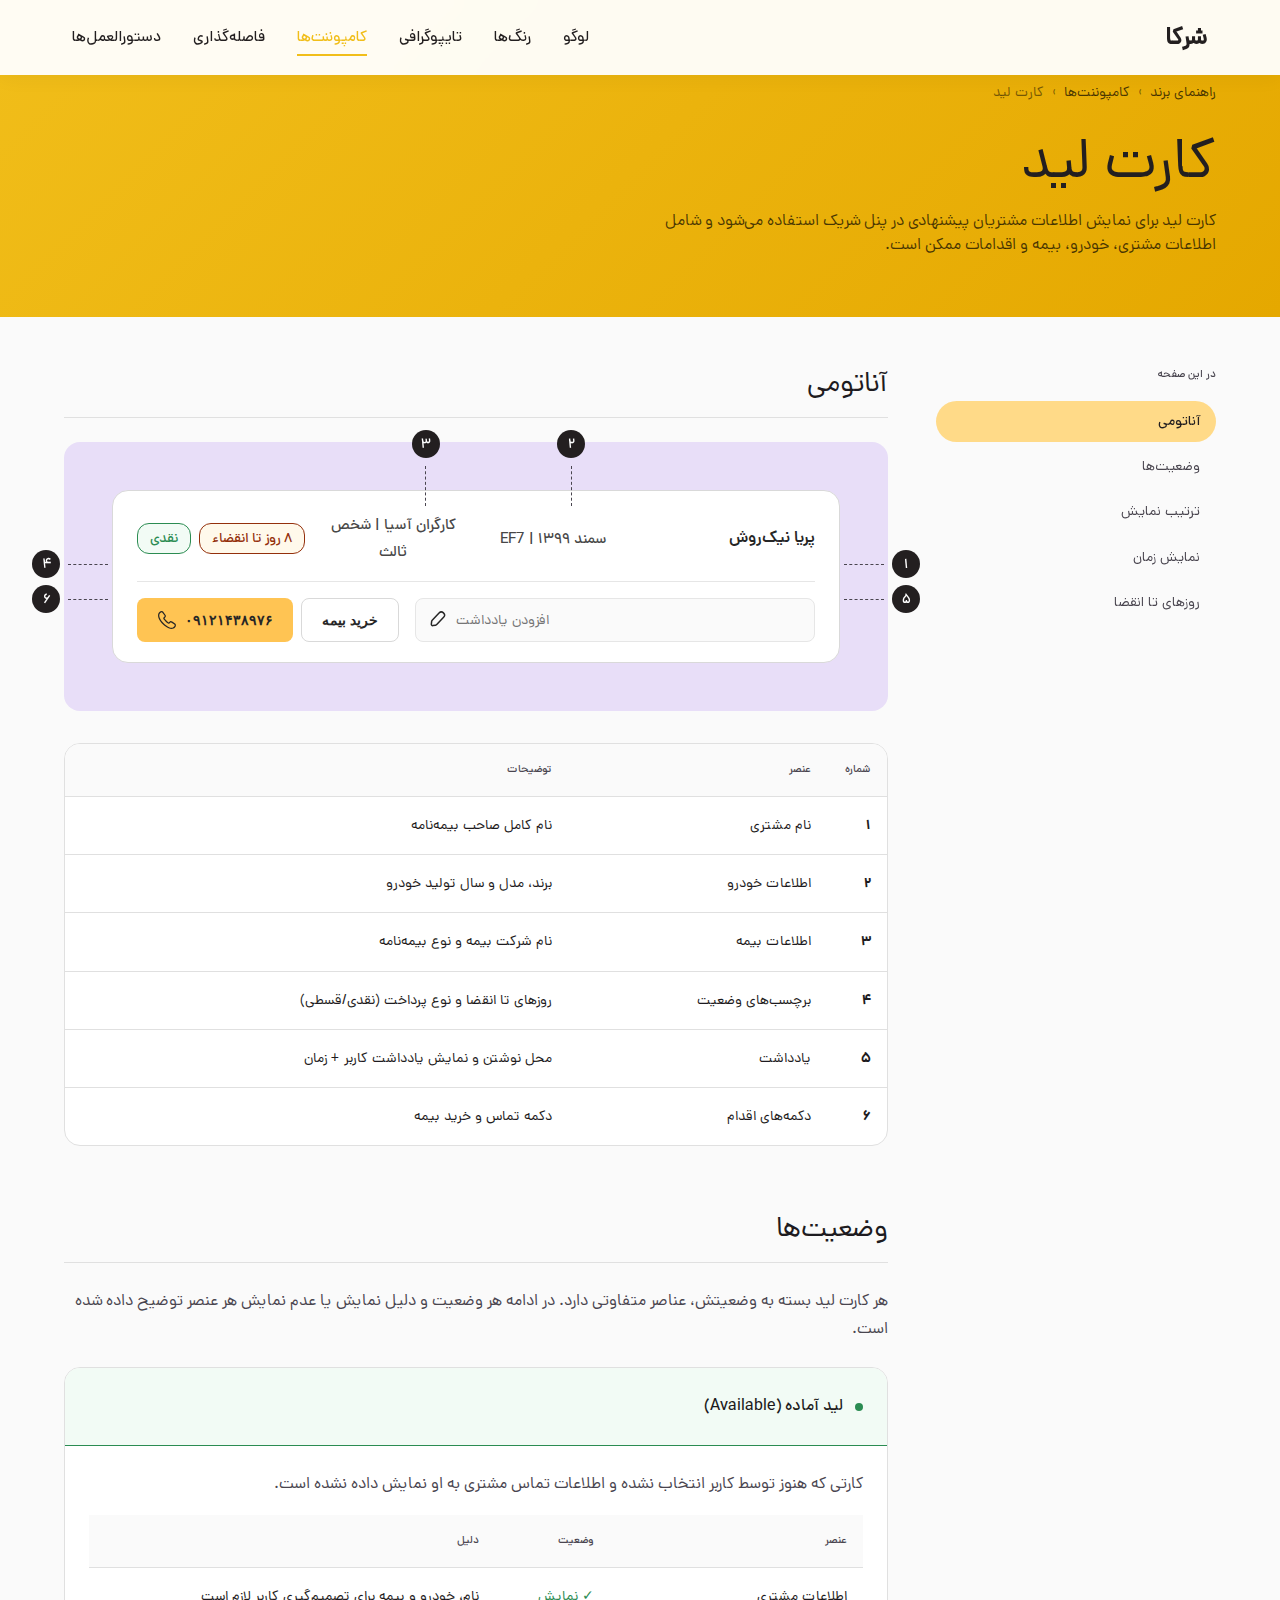
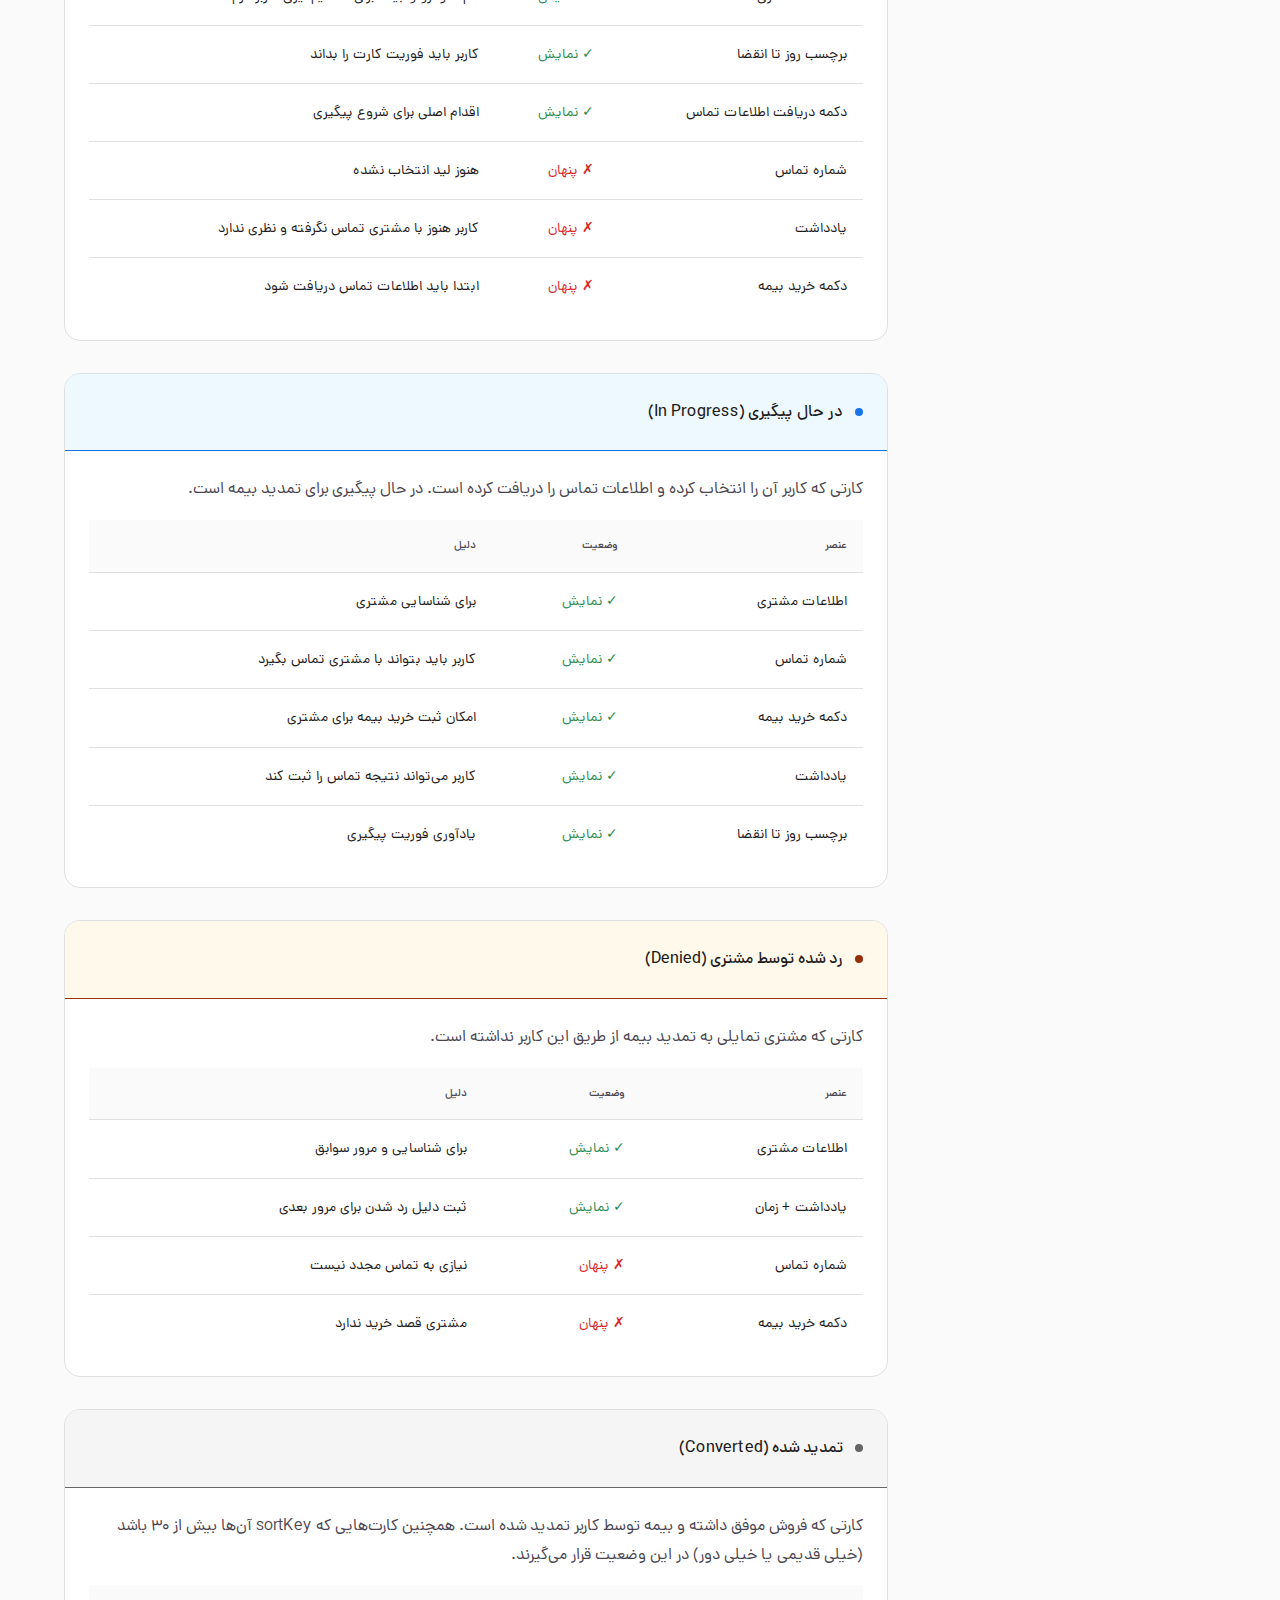
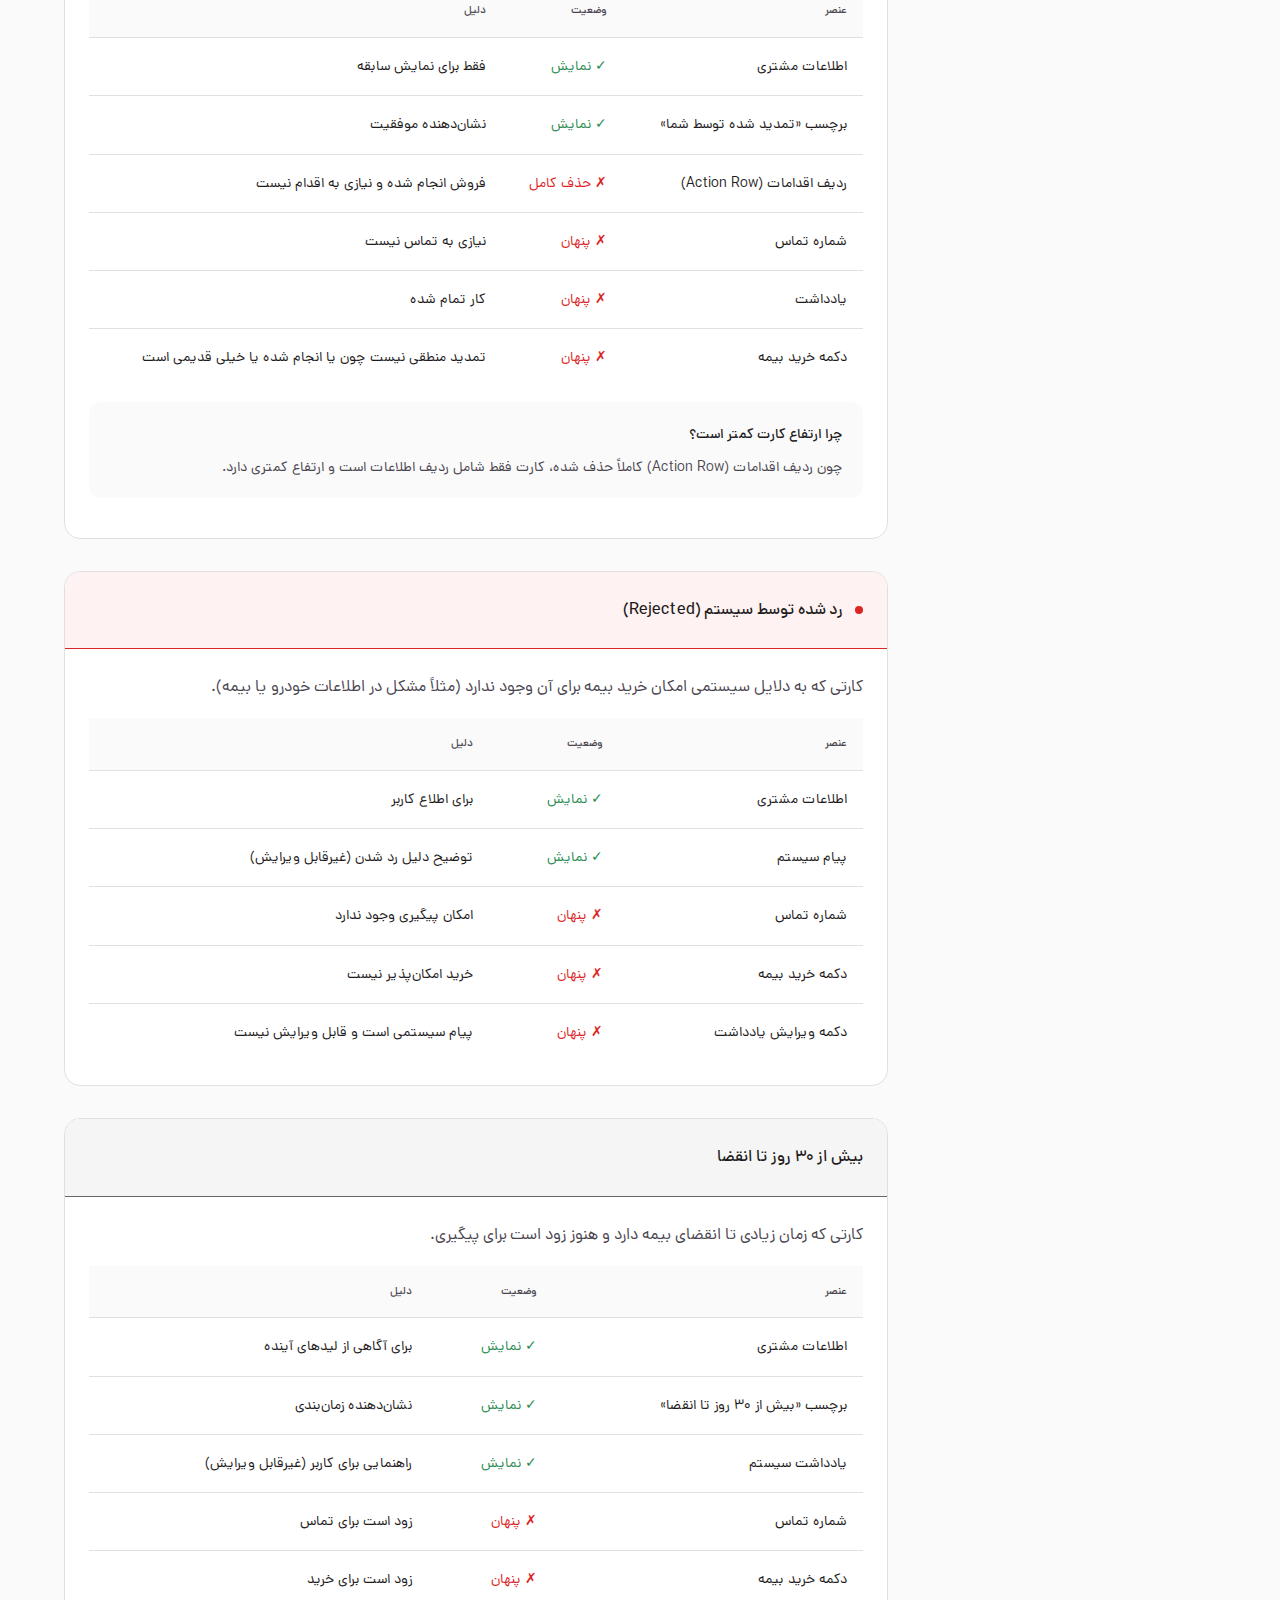
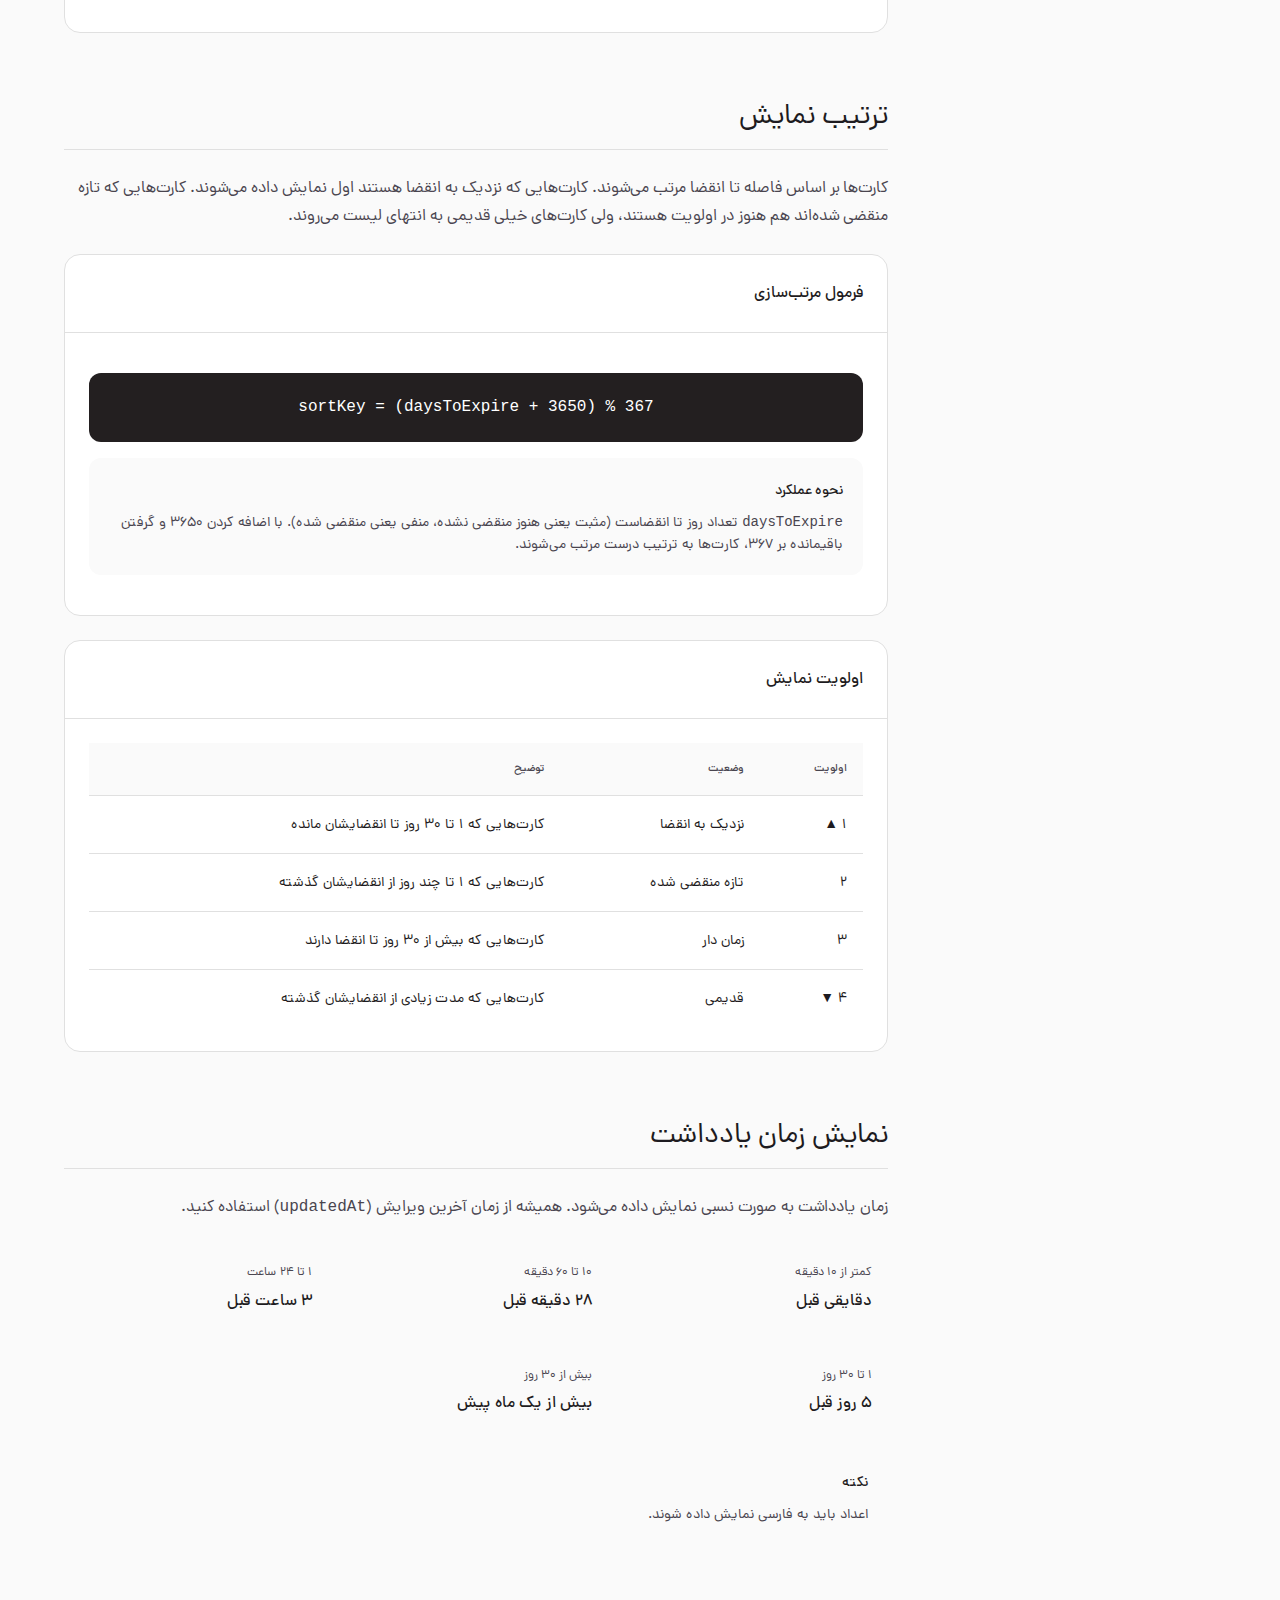
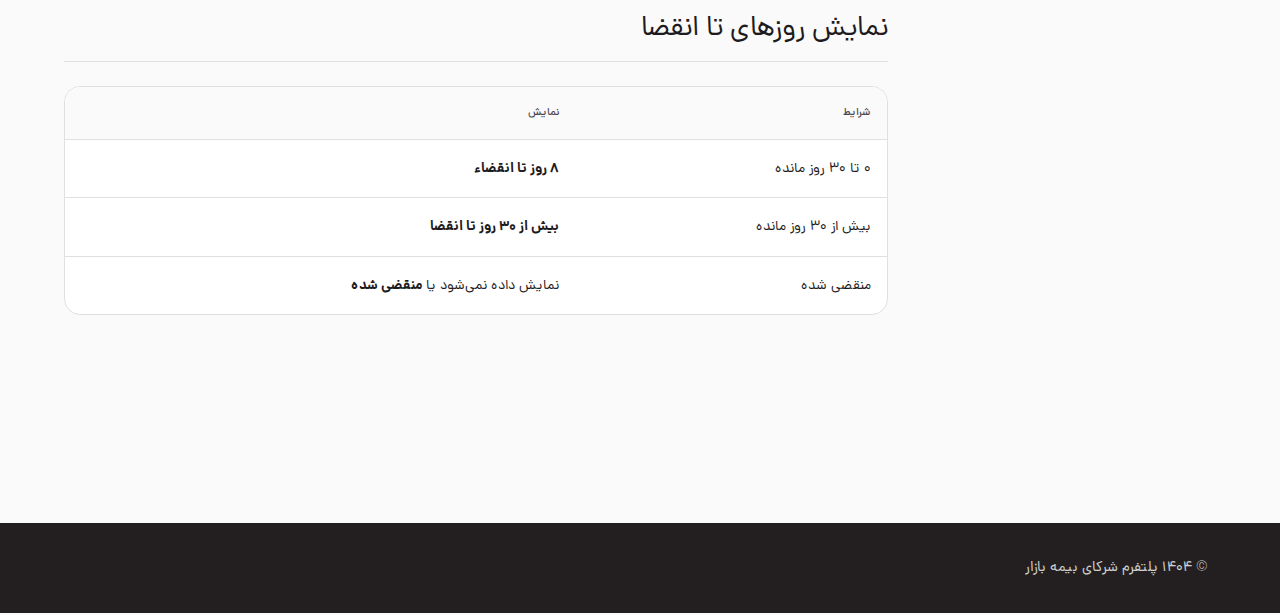
<file: lead-card-specs.html>
<!DOCTYPE html>
<html lang="fa" dir="rtl">
<head>
    <meta charset="UTF-8">
    <meta name="viewport" content="width=device-width, initial-scale=1.0">
    <title>مشخصات کارت لید - راهنمای برند</title>
    
    <meta name="description" content="مشخصات کامل کامپوننت کارت لید">
    <meta name="theme-color" content="#F1BE1A">
    
    <link rel="icon" type="image/svg+xml" href="favicon.svg">
    <link rel="stylesheet" href="css/styles.css">
    
    <style>
        :root {
            --specs-bg: #FAFAFA;
            --specs-surface: #FFFFFF;
            --specs-outline: #E0E0E0;
            --specs-primary: #F1BE1A;
            --specs-on-surface: #1D1B20;
            --specs-on-surface-variant: #49454F;
            --specs-purple: #6750A4;
            --specs-purple-light: #E8DEF8;
        }
        
        body {
            background: var(--specs-bg);
        }
        
        .specs-page {
            padding-top: 80px;
        }
        
        .specs-hero {
            background: linear-gradient(135deg, var(--brand-yellow) 0%, #E5A800 100%);
            padding: 80px 0 60px;
            margin-bottom: 0;
        }
        
        .specs-hero-content {
            max-width: 1200px;
            margin: 0 auto;
            padding: 0 24px;
        }
        
        .specs-breadcrumb {
            display: flex;
            align-items: center;
            gap: 8px;
            margin-bottom: 24px;
            font-size: 14px;
        }
        
        .specs-breadcrumb a {
            color: rgba(0,0,0,0.7);
            text-decoration: none;
        }
        
        .specs-breadcrumb a:hover {
            text-decoration: underline;
        }
        
        .specs-breadcrumb span {
            color: rgba(0,0,0,0.5);
        }
        
        .specs-hero h1 {
            font-size: 57px;
            font-weight: 400;
            line-height: 64px;
            letter-spacing: -0.25px;
            margin: 0 0 16px;
            color: var(--charcoal-black);
        }
        
        .specs-hero p {
            font-size: 16px;
            line-height: 24px;
            color: rgba(0,0,0,0.7);
            max-width: 600px;
        }
        
        .specs-container {
            max-width: 1200px;
            margin: 0 auto;
            padding: 0 24px 80px;
        }
        
        .specs-grid {
            display: grid;
            grid-template-columns: 280px 1fr;
            gap: 48px;
            margin-top: 48px;
        }
        
        .specs-nav {
            position: sticky;
            top: 100px;
            height: fit-content;
        }
        
        .specs-nav-title {
            font-size: 11px;
            font-weight: 500;
            letter-spacing: 0.5px;
            text-transform: uppercase;
            color: var(--specs-on-surface-variant);
            margin-bottom: 16px;
        }
        
        .specs-nav-list {
            list-style: none;
            padding: 0;
            margin: 0;
        }
        
        .specs-nav-list li {
            margin-bottom: 4px;
        }
        
        .specs-nav-list a {
            display: block;
            padding: 8px 16px;
            color: var(--specs-on-surface-variant);
            text-decoration: none;
            font-size: 14px;
            border-radius: 100px;
            transition: all 0.2s;
        }
        
        .specs-nav-list a:hover {
            background: var(--specs-outline);
        }
        
        .specs-nav-list a.active {
            background: var(--brand-yellow-light);
            color: var(--charcoal-black);
            font-weight: 500;
        }
        
        .specs-main {
            min-width: 0;
        }
        
        .specs-section {
            margin-bottom: 64px;
            scroll-margin-top: 100px;
        }
        
        .specs-section-title {
            font-size: 28px;
            font-weight: 400;
            line-height: 36px;
            color: var(--specs-on-surface);
            margin: 0 0 24px;
            padding-bottom: 16px;
            border-bottom: 1px solid var(--specs-outline);
        }
        
        .specs-card {
            background: var(--specs-surface);
            border-radius: 16px;
            border: 1px solid var(--specs-outline);
            overflow: hidden;
            margin-bottom: 24px;
        }
        
        .specs-card-header {
            padding: 24px;
            border-bottom: 1px solid var(--specs-outline);
        }
        
        .specs-card-title {
            font-size: 16px;
            font-weight: 500;
            color: var(--specs-on-surface);
            margin: 0;
        }
        
        .specs-card-body {
            padding: 24px;
        }
        
        /* Anatomy Diagram */
        .anatomy-container {
            background: var(--specs-purple-light);
            border-radius: 16px;
            padding: 48px;
            display: flex;
            justify-content: center;
            align-items: center;
            margin-bottom: 32px;
            position: relative;
        }
        
        .anatomy-wrapper {
            position: relative;
            width: 100%;
            max-width: 900px;
        }
        
        .anatomy-card {
            background: #ffffff;
            border: 1px solid #d9d9d9;
            border-radius: 16px;
            padding: 20px 24px;
            direction: rtl;
        }
        
        .anatomy-info-row {
            display: grid;
            grid-template-columns: 1.2fr 1fr 1fr auto;
            align-items: center;
            gap: 16px;
            margin-bottom: 16px;
        }
        
        .anatomy-name {
            font-family: var(--font-primary);
            font-size: 16px;
            font-weight: 600;
            color: #262626;
        }
        
        .anatomy-vehicle {
            font-family: var(--font-primary);
            font-size: 15px;
            font-weight: 500;
            color: #474747;
            text-align: center;
        }
        
        .anatomy-insurance {
            font-family: var(--font-primary);
            font-size: 15px;
            font-weight: 500;
            color: #474747;
            text-align: center;
        }
        
        .anatomy-badges {
            display: flex;
            gap: 8px;
        }
        
        .anatomy-badge {
            padding: 2px 12px;
            border-radius: 12px;
            font-size: 14px;
            font-weight: 500;
            white-space: nowrap;
        }
        
        .anatomy-badge.warning {
            background: #fff9eb;
            color: #94300c;
            border: 1px solid #94300c;
        }
        
        .anatomy-badge.success {
            background: #f2fbf5;
            color: #2b8c52;
            border: 1px solid #2b8c52;
        }
        
        .anatomy-action-row {
            display: flex;
            align-items: center;
            gap: 16px;
            padding-top: 16px;
            border-top: 1px solid #e6e6e6;
        }
        
        .anatomy-note {
            flex: 1;
            display: flex;
            align-items: center;
            gap: 8px;
            padding: 0 12px;
            background: #fafafa;
            border: 1px solid #e6e6e6;
            border-radius: 8px;
            height: 44px;
            justify-content: flex-end;
        }
        
        .anatomy-note-text {
            font-size: 14px;
            color: #757575;
        }
        
        .anatomy-cta {
            display: flex;
            gap: 8px;
        }
        
        .anatomy-btn {
            padding: 10px 20px;
            border-radius: 8px;
            font-size: 14px;
            font-weight: 600;
            height: 44px;
            display: flex;
            align-items: center;
            justify-content: center;
            gap: 8px;
        }
        
        .anatomy-btn.primary {
            background: #ffc453;
            color: #262626;
            border: none;
        }
        
        .anatomy-btn.secondary {
            background: #ffffff;
            color: #262626;
            border: 1px solid #d9d9d9;
        }
        
        /* Annotation Points */
        .annotation {
            position: absolute;
            display: flex;
            align-items: center;
            gap: 8px;
            font-size: 14px;
            color: var(--specs-on-surface-variant);
        }
        
        .annotation-number {
            width: 28px;
            height: 28px;
            background: var(--charcoal-black);
            color: white;
            border-radius: 50%;
            display: flex;
            align-items: center;
            justify-content: center;
            font-size: 14px;
            font-weight: 500;
        }
        
        .annotation-line {
            border-top: 1px dashed var(--specs-on-surface-variant);
            width: 40px;
        }
        
        .annotation.top { flex-direction: column; }
        .annotation.bottom { flex-direction: column-reverse; }
        .annotation.left { flex-direction: row-reverse; }
        .annotation.right { flex-direction: row; }
        
        .annotation.top .annotation-line,
        .annotation.bottom .annotation-line {
            border-top: none;
            border-right: 1px dashed var(--specs-on-surface-variant);
            width: 1px;
            height: 40px;
        }
        
        /* Specs Table */
        .specs-table {
            width: 100%;
            border-collapse: collapse;
        }
        
        .specs-table th {
            text-align: right;
            padding: 16px;
            font-size: 11px;
            font-weight: 500;
            letter-spacing: 0.5px;
            text-transform: uppercase;
            color: var(--specs-on-surface-variant);
            background: var(--specs-bg);
            border-bottom: 1px solid var(--specs-outline);
        }
        
        .specs-table td {
            padding: 16px;
            font-size: 14px;
            color: var(--specs-on-surface);
            border-bottom: 1px solid var(--specs-outline);
            vertical-align: top;
        }
        
        .specs-table tr:last-child td {
            border-bottom: none;
        }
        
        .specs-table code {
            background: var(--specs-bg);
            padding: 2px 8px;
            border-radius: 4px;
            font-family: 'Courier New', monospace;
            font-size: 13px;
            direction: ltr;
            display: inline-block;
        }
        
        /* Info Blocks */
        .specs-info {
            background: var(--specs-bg);
            border-radius: 12px;
            padding: 20px;
            margin: 16px 0;
        }
        
        .specs-info-title {
            font-size: 14px;
            font-weight: 500;
            color: var(--specs-on-surface);
            margin: 0 0 8px;
        }
        
        .specs-info p {
            font-size: 14px;
            line-height: 22px;
            color: var(--specs-on-surface-variant);
            margin: 0;
        }
        
        .specs-formula {
            background: var(--charcoal-black);
            color: white;
            padding: 20px 24px;
            border-radius: 12px;
            font-family: 'Courier New', monospace;
            font-size: 16px;
            text-align: center;
            direction: ltr;
            margin: 16px 0;
        }
        
        /* Status Pills */
        .status-list {
            display: flex;
            flex-wrap: wrap;
            gap: 12px;
            margin: 16px 0;
        }
        
        .status-item {
            display: flex;
            align-items: center;
            gap: 8px;
            padding: 8px 16px;
            background: var(--specs-bg);
            border-radius: 100px;
            font-size: 14px;
        }
        
        .status-dot {
            width: 8px;
            height: 8px;
            border-radius: 50%;
        }
        
        .status-dot.available { background: #2b8c52; }
        .status-dot.inProgress { background: #1a73e8; }
        .status-dot.denied { background: #94300c; }
        .status-dot.converted { background: #666666; }
        .status-dot.rejected { background: #dc2626; }
        
        /* Timeline Display */
        .time-display {
            display: grid;
            grid-template-columns: repeat(auto-fit, minmax(200px, 1fr));
            gap: 16px;
            margin: 16px 0;
        }
        
        .time-item {
            background: var(--specs-bg);
            border-radius: 12px;
            padding: 16px;
        }
        
        .time-range {
            font-size: 12px;
            color: var(--specs-on-surface-variant);
            margin-bottom: 4px;
        }
        
        .time-output {
            font-size: 16px;
            font-weight: 500;
            color: var(--specs-on-surface);
        }
        
        @media (max-width: 900px) {
            .specs-grid {
                grid-template-columns: 1fr;
            }
            
            .specs-nav {
                display: none;
            }
            
            .specs-hero h1 {
                font-size: 36px;
                line-height: 44px;
            }
            
            .anatomy-container {
                padding: 24px;
                overflow-x: auto;
            }
            
            .anatomy-info-row {
                grid-template-columns: 1fr;
                gap: 12px;
            }
            
            .annotation {
                display: none;
            }
        }
    </style>
</head>
<body>
    <!-- Navigation -->
    <nav class="main-nav" id="mainNav">
        <div class="container">
            <div class="nav-content">
                <div class="nav-logo">
                    <a href="index.html" class="logo-link">
                        <span class="logo-text">شرکا</span>
                    </a>
                </div>
                <button class="nav-toggle" id="navToggle" type="button" aria-label="Toggle navigation menu" aria-expanded="false">
                    <span class="nav-toggle-line"></span>
                    <span class="nav-toggle-line"></span>
                    <span class="nav-toggle-line"></span>
                </button>
                <ul class="nav-menu" id="navMenu">
                    <li><a href="index.html#logo" class="nav-link">لوگو</a></li>
                    <li><a href="index.html#colors" class="nav-link">رنگ‌ها</a></li>
                    <li><a href="index.html#typography" class="nav-link">تایپوگرافی</a></li>
                    <li><a href="index.html#components" class="nav-link active">کامپوننت‌ها</a></li>
                    <li><a href="index.html#spacing" class="nav-link">فاصله‌گذاری</a></li>
                    <li><a href="index.html#guidelines" class="nav-link">دستورالعمل‌ها</a></li>
                </ul>
            </div>
        </div>
        <div class="nav-backdrop" id="navBackdrop"></div>
    </nav>

    <!-- Hero -->
    <header class="specs-hero specs-page">
        <div class="specs-hero-content">
            <nav class="specs-breadcrumb">
                <a href="index.html">راهنمای برند</a>
                <span>›</span>
                <a href="index.html#components">کامپوننت‌ها</a>
                <span>›</span>
                <span>کارت لید</span>
            </nav>
            <h1>کارت لید</h1>
            <p>کارت لید برای نمایش اطلاعات مشتریان پیشنهادی در پنل شریک استفاده می‌شود و شامل اطلاعات مشتری، خودرو، بیمه و اقدامات ممکن است.</p>
        </div>
    </header>

    <!-- Content -->
    <div class="specs-container">
        <div class="specs-grid">
            <!-- Side Nav -->
            <aside class="specs-nav">
                <div class="specs-nav-title">در این صفحه</div>
                <ul class="specs-nav-list">
                    <li><a href="#anatomy" class="active">آناتومی</a></li>
                    <li><a href="#status">وضعیت‌ها</a></li>
                    <li><a href="#sorting">ترتیب نمایش</a></li>
                    <li><a href="#time-display">نمایش زمان</a></li>
                    <li><a href="#expiration">روزهای تا انقضا</a></li>
                </ul>
            </aside>

            <!-- Main Content -->
            <main class="specs-main">
                <!-- Anatomy -->
                <section class="specs-section" id="anatomy">
                    <h2 class="specs-section-title">آناتومی</h2>
                    
                    <div class="anatomy-container">
                        <div class="anatomy-wrapper">
                            <!-- Annotation 1 - Name -->
                            <div class="annotation right" style="top: 60px; right: -80px;">
                                <div class="annotation-number">۱</div>
                                <div class="annotation-line"></div>
                            </div>
                            
                            <!-- Annotation 2 - Vehicle -->
                            <div class="annotation top" style="top: -60px; right: 35%;">
                                <div class="annotation-number">۲</div>
                                <div class="annotation-line"></div>
                            </div>
                            
                            <!-- Annotation 3 - Insurance -->
                            <div class="annotation top" style="top: -60px; right: 55%;">
                                <div class="annotation-number">۳</div>
                                <div class="annotation-line"></div>
                            </div>
                            
                            <!-- Annotation 4 - Badges -->
                            <div class="annotation left" style="top: 60px; left: -80px;">
                                <div class="annotation-number">۴</div>
                                <div class="annotation-line"></div>
                            </div>
                            
                            <!-- Annotation 5 - Note -->
                            <div class="annotation right" style="bottom: 50px; right: -80px;">
                                <div class="annotation-number">۵</div>
                                <div class="annotation-line"></div>
                            </div>
                            
                            <!-- Annotation 6 - CTA -->
                            <div class="annotation left" style="bottom: 50px; left: -80px;">
                                <div class="annotation-number">۶</div>
                                <div class="annotation-line"></div>
                            </div>
                            
                            <!-- Card -->
                            <div class="anatomy-card">
                                <div class="anatomy-info-row">
                                    <div class="anatomy-name">پریا نیک‌روش</div>
                                    <div class="anatomy-vehicle">سمند EF7 | ۱۳۹۹</div>
                                    <div class="anatomy-insurance">کارگران آسیا | شخص ثالث</div>
                                    <div class="anatomy-badges">
                                        <span class="anatomy-badge warning">۸ روز تا انقضاء</span>
                                        <span class="anatomy-badge success">نقدی</span>
                                    </div>
                                </div>
                                <div class="anatomy-action-row">
                                    <div class="anatomy-note">
                                        <span class="anatomy-note-text">افزودن یادداشت</span>
                                        <svg width="20" height="20" viewBox="0 0 20 20" fill="none">
                                            <path d="M11.05 3L4.208 10.242c-.258.275-.508.817-.558 1.192l-.308 2.7c-.109.975.591 1.641 1.558 1.474l2.683-.458c.375-.067.9-.342 1.158-.625L15.583 7.283c1.184-1.25 1.717-2.675-.125-4.416C13.625 1.142 12.233 1.75 11.05 3z" stroke="#262626" stroke-width="1.5" stroke-miterlimit="10" stroke-linecap="round" stroke-linejoin="round"/>
                                        </svg>
                                    </div>
                                    <div class="anatomy-cta">
                                        <button class="anatomy-btn secondary">خرید بیمه</button>
                                        <button class="anatomy-btn primary">
                                            ۰۹۱۲۱۴۳۸۹۷۶
                                            <svg width="20" height="20" viewBox="0 0 24 24" fill="none">
                                                <path d="M21.97 18.33c0 .36-.08.73-.25 1.09-.17.36-.39.7-.68 1.02-.49.54-1.03.93-1.64 1.18-.6.25-1.25.38-1.95.38-1.02 0-2.11-.24-3.26-.73s-2.3-1.15-3.44-1.98a28.75 28.75 0 01-3.28-2.8 28.414 28.414 0 01-2.79-3.27c-.82-1.14-1.48-2.28-1.96-3.41C2.24 8.67 2 7.58 2 6.54c0-.68.12-1.33.36-1.93.24-.61.62-1.17 1.15-1.67C4.15 2.31 4.85 2 5.59 2c.28 0 .56.06.81.18.26.12.49.3.67.56l2.32 3.27c.18.25.31.48.4.7.09.21.14.42.14.61 0 .24-.07.48-.21.71-.13.23-.32.47-.56.71l-.76.79c-.11.11-.16.24-.16.4 0 .08.01.15.03.23.03.08.06.14.08.2.18.33.49.76.93 1.28.45.52.93 1.05 1.45 1.58.54.53 1.06 1.02 1.59 1.47.52.44.95.74 1.29.92.05.02.11.05.18.08.08.03.16.04.25.04.17 0 .3-.06.41-.17l.76-.75c.25-.25.49-.44.72-.56.23-.14.46-.21.71-.21.19 0 .39.04.61.13.22.09.45.22.7.39l3.31 2.35c.26.18.44.39.55.64.1.25.16.5.16.78z" stroke="#262626" stroke-width="1.5" stroke-miterlimit="10"/>
                                            </svg>
                                        </button>
                                    </div>
                                </div>
                            </div>
                        </div>
                    </div>
                    
                    <div class="specs-card">
                        <table class="specs-table">
                            <thead>
                                <tr>
                                    <th style="width: 60px;">شماره</th>
                                    <th>عنصر</th>
                                    <th>توضیحات</th>
                                </tr>
                            </thead>
                            <tbody>
                                <tr>
                                    <td><strong>۱</strong></td>
                                    <td>نام مشتری</td>
                                    <td>نام کامل صاحب بیمه‌نامه</td>
                                </tr>
                                <tr>
                                    <td><strong>۲</strong></td>
                                    <td>اطلاعات خودرو</td>
                                    <td>برند، مدل و سال تولید خودرو</td>
                                </tr>
                                <tr>
                                    <td><strong>۳</strong></td>
                                    <td>اطلاعات بیمه</td>
                                    <td>نام شرکت بیمه و نوع بیمه‌نامه</td>
                                </tr>
                                <tr>
                                    <td><strong>۴</strong></td>
                                    <td>برچسب‌های وضعیت</td>
                                    <td>روزهای تا انقضا و نوع پرداخت (نقدی/قسطی)</td>
                                </tr>
                                <tr>
                                    <td><strong>۵</strong></td>
                                    <td>یادداشت</td>
                                    <td>محل نوشتن و نمایش یادداشت کاربر + زمان</td>
                                </tr>
                                <tr>
                                    <td><strong>۶</strong></td>
                                    <td>دکمه‌های اقدام</td>
                                    <td>دکمه تماس و خرید بیمه</td>
                                </tr>
                            </tbody>
                        </table>
                    </div>
                </section>

                <!-- Status -->
                <section class="specs-section" id="status">
                    <h2 class="specs-section-title">وضعیت‌ها</h2>
                    
                    <p style="font-size: 16px; line-height: 28px; color: var(--specs-on-surface-variant); margin-bottom: 24px;">
                        هر کارت لید بسته به وضعیتش، عناصر متفاوتی دارد. در ادامه هر وضعیت و دلیل نمایش یا عدم نمایش هر عنصر توضیح داده شده است.
                    </p>

                    <!-- Available Lead -->
                    <div class="specs-card" style="margin-bottom: 32px;">
                        <div class="specs-card-header" style="background: #f2fbf5; border-bottom-color: #2b8c52;">
                            <div style="display: flex; align-items: center; gap: 12px;">
                                <span class="status-dot available"></span>
                                <h3 class="specs-card-title">لید آماده (Available)</h3>
                            </div>
                        </div>
                        <div class="specs-card-body">
                            <p style="color: var(--specs-on-surface-variant); margin-bottom: 16px;">
                                کارتی که هنوز توسط کاربر انتخاب نشده و اطلاعات تماس مشتری به او نمایش داده نشده است.
                            </p>
                            <table class="specs-table">
                                <thead>
                                    <tr>
                                        <th>عنصر</th>
                                        <th>وضعیت</th>
                                        <th>دلیل</th>
                                    </tr>
                                </thead>
                                <tbody>
                                    <tr>
                                        <td>اطلاعات مشتری</td>
                                        <td><span style="color: #2b8c52;">✓ نمایش</span></td>
                                        <td>نام، خودرو و بیمه برای تصمیم‌گیری کاربر لازم است</td>
                                    </tr>
                                    <tr>
                                        <td>برچسب روز تا انقضا</td>
                                        <td><span style="color: #2b8c52;">✓ نمایش</span></td>
                                        <td>کاربر باید فوریت کارت را بداند</td>
                                    </tr>
                                    <tr>
                                        <td>دکمه دریافت اطلاعات تماس</td>
                                        <td><span style="color: #2b8c52;">✓ نمایش</span></td>
                                        <td>اقدام اصلی برای شروع پیگیری</td>
                                    </tr>
                                    <tr>
                                        <td>شماره تماس</td>
                                        <td><span style="color: #dc2626;">✗ پنهان</span></td>
                                        <td>هنوز لید انتخاب نشده</td>
                                    </tr>
                                    <tr>
                                        <td>یادداشت</td>
                                        <td><span style="color: #dc2626;">✗ پنهان</span></td>
                                        <td>کاربر هنوز با مشتری تماس نگرفته و نظری ندارد</td>
                                    </tr>
                                    <tr>
                                        <td>دکمه خرید بیمه</td>
                                        <td><span style="color: #dc2626;">✗ پنهان</span></td>
                                        <td>ابتدا باید اطلاعات تماس دریافت شود</td>
                                    </tr>
                                </tbody>
                            </table>
                        </div>
                    </div>

                    <!-- inProgress Lead -->
                    <div class="specs-card" style="margin-bottom: 32px;">
                        <div class="specs-card-header" style="background: #eef9ff; border-bottom-color: #1a73e8;">
                            <div style="display: flex; align-items: center; gap: 12px;">
                                <span class="status-dot inProgress"></span>
                                <h3 class="specs-card-title">در حال پیگیری (In Progress)</h3>
                            </div>
                        </div>
                        <div class="specs-card-body">
                            <p style="color: var(--specs-on-surface-variant); margin-bottom: 16px;">
                                کارتی که کاربر آن را انتخاب کرده و اطلاعات تماس را دریافت کرده است. در حال پیگیری برای تمدید بیمه است.
                            </p>
                            <table class="specs-table">
                                <thead>
                                    <tr>
                                        <th>عنصر</th>
                                        <th>وضعیت</th>
                                        <th>دلیل</th>
                                    </tr>
                                </thead>
                                <tbody>
                                    <tr>
                                        <td>اطلاعات مشتری</td>
                                        <td><span style="color: #2b8c52;">✓ نمایش</span></td>
                                        <td>برای شناسایی مشتری</td>
                                    </tr>
                                    <tr>
                                        <td>شماره تماس</td>
                                        <td><span style="color: #2b8c52;">✓ نمایش</span></td>
                                        <td>کاربر باید بتواند با مشتری تماس بگیرد</td>
                                    </tr>
                                    <tr>
                                        <td>دکمه خرید بیمه</td>
                                        <td><span style="color: #2b8c52;">✓ نمایش</span></td>
                                        <td>امکان ثبت خرید بیمه برای مشتری</td>
                                    </tr>
                                    <tr>
                                        <td>یادداشت</td>
                                        <td><span style="color: #2b8c52;">✓ نمایش</span></td>
                                        <td>کاربر می‌تواند نتیجه تماس را ثبت کند</td>
                                    </tr>
                                    <tr>
                                        <td>برچسب روز تا انقضا</td>
                                        <td><span style="color: #2b8c52;">✓ نمایش</span></td>
                                        <td>یادآوری فوریت پیگیری</td>
                                    </tr>
                                </tbody>
                            </table>
                        </div>
                    </div>

                    <!-- Denied Lead -->
                    <div class="specs-card" style="margin-bottom: 32px;">
                        <div class="specs-card-header" style="background: #fff9eb; border-bottom-color: #94300c;">
                            <div style="display: flex; align-items: center; gap: 12px;">
                                <span class="status-dot denied"></span>
                                <h3 class="specs-card-title">رد شده توسط مشتری (Denied)</h3>
                            </div>
                        </div>
                        <div class="specs-card-body">
                            <p style="color: var(--specs-on-surface-variant); margin-bottom: 16px;">
                                کارتی که مشتری تمایلی به تمدید بیمه از طریق این کاربر نداشته است.
                            </p>
                            <table class="specs-table">
                                <thead>
                                    <tr>
                                        <th>عنصر</th>
                                        <th>وضعیت</th>
                                        <th>دلیل</th>
                                    </tr>
                                </thead>
                                <tbody>
                                    <tr>
                                        <td>اطلاعات مشتری</td>
                                        <td><span style="color: #2b8c52;">✓ نمایش</span></td>
                                        <td>برای شناسایی و مرور سوابق</td>
                                    </tr>
                                    <tr>
                                        <td>یادداشت + زمان</td>
                                        <td><span style="color: #2b8c52;">✓ نمایش</span></td>
                                        <td>ثبت دلیل رد شدن برای مرور بعدی</td>
                                    </tr>
                                    <tr>
                                        <td>شماره تماس</td>
                                        <td><span style="color: #dc2626;">✗ پنهان</span></td>
                                        <td>نیازی به تماس مجدد نیست</td>
                                    </tr>
                                    <tr>
                                        <td>دکمه خرید بیمه</td>
                                        <td><span style="color: #dc2626;">✗ پنهان</span></td>
                                        <td>مشتری قصد خرید ندارد</td>
                                    </tr>
                                </tbody>
                            </table>
                        </div>
                    </div>

                    <!-- Converted Lead -->
                    <div class="specs-card" style="margin-bottom: 32px;">
                        <div class="specs-card-header" style="background: #f5f5f5; border-bottom-color: #666666;">
                            <div style="display: flex; align-items: center; gap: 12px;">
                                <span class="status-dot converted"></span>
                                <h3 class="specs-card-title">تمدید شده (Converted)</h3>
                            </div>
                        </div>
                        <div class="specs-card-body">
                            <p style="color: var(--specs-on-surface-variant); margin-bottom: 16px;">
                                کارتی که فروش موفق داشته و بیمه توسط کاربر تمدید شده است. همچنین کارت‌هایی که sortKey آن‌ها بیش از ۳۰ باشد (خیلی قدیمی یا خیلی دور) در این وضعیت قرار می‌گیرند.
                            </p>
                            <table class="specs-table">
                                <thead>
                                    <tr>
                                        <th>عنصر</th>
                                        <th>وضعیت</th>
                                        <th>دلیل</th>
                                    </tr>
                                </thead>
                                <tbody>
                                    <tr>
                                        <td>اطلاعات مشتری</td>
                                        <td><span style="color: #2b8c52;">✓ نمایش</span></td>
                                        <td>فقط برای نمایش سابقه</td>
                                    </tr>
                                    <tr>
                                        <td>برچسب «تمدید شده توسط شما»</td>
                                        <td><span style="color: #2b8c52;">✓ نمایش</span></td>
                                        <td>نشان‌دهنده موفقیت</td>
                                    </tr>
                                    <tr>
                                        <td>ردیف اقدامات (Action Row)</td>
                                        <td><span style="color: #dc2626;">✗ حذف کامل</span></td>
                                        <td>فروش انجام شده و نیازی به اقدام نیست</td>
                                    </tr>
                                    <tr>
                                        <td>شماره تماس</td>
                                        <td><span style="color: #dc2626;">✗ پنهان</span></td>
                                        <td>نیازی به تماس نیست</td>
                                    </tr>
                                    <tr>
                                        <td>یادداشت</td>
                                        <td><span style="color: #dc2626;">✗ پنهان</span></td>
                                        <td>کار تمام شده</td>
                                    </tr>
                                    <tr>
                                        <td>دکمه خرید بیمه</td>
                                        <td><span style="color: #dc2626;">✗ پنهان</span></td>
                                        <td>تمدید منطقی نیست چون یا انجام شده یا خیلی قدیمی است</td>
                                    </tr>
                                </tbody>
                            </table>
                            <div class="specs-info" style="margin-top: 16px;">
                                <h4 class="specs-info-title">چرا ارتفاع کارت کمتر است؟</h4>
                                <p>
                                    چون ردیف اقدامات (Action Row) کاملاً حذف شده، کارت فقط شامل ردیف اطلاعات است و ارتفاع کمتری دارد.
                                </p>
                            </div>
                        </div>
                    </div>

                    <!-- Rejected Lead -->
                    <div class="specs-card" style="margin-bottom: 32px;">
                        <div class="specs-card-header" style="background: #fef2f2; border-bottom-color: #dc2626;">
                            <div style="display: flex; align-items: center; gap: 12px;">
                                <span class="status-dot rejected"></span>
                                <h3 class="specs-card-title">رد شده توسط سیستم (Rejected)</h3>
                            </div>
                        </div>
                        <div class="specs-card-body">
                            <p style="color: var(--specs-on-surface-variant); margin-bottom: 16px;">
                                کارتی که به دلایل سیستمی امکان خرید بیمه برای آن وجود ندارد (مثلاً مشکل در اطلاعات خودرو یا بیمه).
                            </p>
                            <table class="specs-table">
                                <thead>
                                    <tr>
                                        <th>عنصر</th>
                                        <th>وضعیت</th>
                                        <th>دلیل</th>
                                    </tr>
                                </thead>
                                <tbody>
                                    <tr>
                                        <td>اطلاعات مشتری</td>
                                        <td><span style="color: #2b8c52;">✓ نمایش</span></td>
                                        <td>برای اطلاع کاربر</td>
                                    </tr>
                                    <tr>
                                        <td>پیام سیستم</td>
                                        <td><span style="color: #2b8c52;">✓ نمایش</span></td>
                                        <td>توضیح دلیل رد شدن (غیرقابل ویرایش)</td>
                                    </tr>
                                    <tr>
                                        <td>شماره تماس</td>
                                        <td><span style="color: #dc2626;">✗ پنهان</span></td>
                                        <td>امکان پیگیری وجود ندارد</td>
                                    </tr>
                                    <tr>
                                        <td>دکمه خرید بیمه</td>
                                        <td><span style="color: #dc2626;">✗ پنهان</span></td>
                                        <td>خرید امکان‌پذیر نیست</td>
                                    </tr>
                                    <tr>
                                        <td>دکمه ویرایش یادداشت</td>
                                        <td><span style="color: #dc2626;">✗ پنهان</span></td>
                                        <td>پیام سیستمی است و قابل ویرایش نیست</td>
                                    </tr>
                                </tbody>
                            </table>
                        </div>
                    </div>

                    <!-- +10 Days to Expire -->
                    <div class="specs-card">
                        <div class="specs-card-header" style="background: #f5f5f5; border-bottom-color: #666666;">
                            <div style="display: flex; align-items: center; gap: 12px;">
                                <h3 class="specs-card-title">بیش از ۳۰ روز تا انقضا</h3>
                            </div>
                        </div>
                        <div class="specs-card-body">
                            <p style="color: var(--specs-on-surface-variant); margin-bottom: 16px;">
                                کارتی که زمان زیادی تا انقضای بیمه دارد و هنوز زود است برای پیگیری.
                            </p>
                            <table class="specs-table">
                                <thead>
                                    <tr>
                                        <th>عنصر</th>
                                        <th>وضعیت</th>
                                        <th>دلیل</th>
                                    </tr>
                                </thead>
                                <tbody>
                                    <tr>
                                        <td>اطلاعات مشتری</td>
                                        <td><span style="color: #2b8c52;">✓ نمایش</span></td>
                                        <td>برای آگاهی از لیدهای آینده</td>
                                    </tr>
                                    <tr>
                                        <td>برچسب «بیش از ۳۰ روز تا انقضا»</td>
                                        <td><span style="color: #2b8c52;">✓ نمایش</span></td>
                                        <td>نشان‌دهنده زمان‌بندی</td>
                                    </tr>
                                    <tr>
                                        <td>یادداشت سیستم</td>
                                        <td><span style="color: #2b8c52;">✓ نمایش</span></td>
                                        <td>راهنمایی برای کاربر (غیرقابل ویرایش)</td>
                                    </tr>
                                    <tr>
                                        <td>شماره تماس</td>
                                        <td><span style="color: #dc2626;">✗ پنهان</span></td>
                                        <td>زود است برای تماس</td>
                                    </tr>
                                    <tr>
                                        <td>دکمه خرید بیمه</td>
                                        <td><span style="color: #dc2626;">✗ پنهان</span></td>
                                        <td>زود است برای خرید</td>
                                    </tr>
                                </tbody>
                            </table>
                        </div>
                    </div>
                </section>

                <!-- Sorting -->
                <section class="specs-section" id="sorting">
                    <h2 class="specs-section-title">ترتیب نمایش</h2>
                    
                    <p style="font-size: 16px; line-height: 28px; color: var(--specs-on-surface-variant); margin-bottom: 24px;">
                        کارت‌ها بر اساس فاصله تا انقضا مرتب می‌شوند. کارت‌هایی که نزدیک به انقضا هستند اول نمایش داده می‌شوند.
                        کارت‌هایی که تازه منقضی شده‌اند هم هنوز در اولویت هستند، ولی کارت‌های خیلی قدیمی به انتهای لیست می‌روند.
                    </p>
                    
                    <div class="specs-card">
                        <div class="specs-card-header">
                            <h3 class="specs-card-title">فرمول مرتب‌سازی</h3>
                        </div>
                        <div class="specs-card-body">
                            <div class="specs-formula">
                                sortKey = (daysToExpire + 3650) % 367
                            </div>
                            
                            <div class="specs-info">
                                <h4 class="specs-info-title">نحوه عملکرد</h4>
                                <p>
                                    <code>daysToExpire</code> تعداد روز تا انقضاست (مثبت یعنی هنوز منقضی نشده، منفی یعنی منقضی شده).
                                    با اضافه کردن ۳۶۵۰ و گرفتن باقیمانده بر ۳۶۷، کارت‌ها به ترتیب درست مرتب می‌شوند.
                                </p>
                            </div>
                        </div>
                    </div>
                    
                    <div class="specs-card">
                        <div class="specs-card-header">
                            <h3 class="specs-card-title">اولویت نمایش</h3>
                        </div>
                        <div class="specs-card-body">
                            <table class="specs-table">
                                <thead>
                                    <tr>
                                        <th>اولویت</th>
                                        <th>وضعیت</th>
                                        <th>توضیح</th>
                                    </tr>
                                </thead>
                                <tbody>
                                    <tr>
                                        <td>۱ ▲</td>
                                        <td>نزدیک به انقضا</td>
                                        <td>کارت‌هایی که ۱ تا ۳۰ روز تا انقضایشان مانده</td>
                                    </tr>
                                    <tr>
                                        <td>۲</td>
                                        <td>تازه منقضی شده</td>
                                        <td>کارت‌هایی که ۱ تا چند روز از انقضایشان گذشته</td>
                                    </tr>
                                    <tr>
                                        <td>۳</td>
                                        <td>زمان دار</td>
                                        <td>کارت‌هایی که بیش از ۳۰ روز تا انقضا دارند</td>
                                    </tr>
                                    <tr>
                                        <td>۴ ▼</td>
                                        <td>قدیمی</td>
                                        <td>کارت‌هایی که مدت زیادی از انقضایشان گذشته</td>
                                    </tr>
                                </tbody>
                            </table>
                        </div>
                    </div>
                </section>

                <!-- Time Display -->
                <section class="specs-section" id="time-display">
                    <h2 class="specs-section-title">نمایش زمان یادداشت</h2>
                    
                    <p style="font-size: 16px; line-height: 28px; color: var(--specs-on-surface-variant); margin-bottom: 24px;">
                        زمان یادداشت به صورت نسبی نمایش داده می‌شود. همیشه از زمان آخرین ویرایش (<code>updatedAt</code>) استفاده کنید.
                    </p>
                    
                    <div class="time-display">
                        <div class="time-item">
                            <div class="time-range">کمتر از ۱۰ دقیقه</div>
                            <div class="time-output">دقایقی قبل</div>
                        </div>
                        <div class="time-item">
                            <div class="time-range">۱۰ تا ۶۰ دقیقه</div>
                            <div class="time-output">۲۸ دقیقه قبل</div>
                        </div>
                        <div class="time-item">
                            <div class="time-range">۱ تا ۲۴ ساعت</div>
                            <div class="time-output">۳ ساعت قبل</div>
                        </div>
                        <div class="time-item">
                            <div class="time-range">۱ تا ۳۰ روز</div>
                            <div class="time-output">۵ روز قبل</div>
                        </div>
                        <div class="time-item">
                            <div class="time-range">بیش از ۳۰ روز</div>
                            <div class="time-output">بیش از یک ماه پیش</div>
                        </div>
                    </div>
                    
                    <div class="specs-info">
                        <h4 class="specs-info-title">نکته</h4>
                        <p>اعداد باید به فارسی نمایش داده شوند.</p>
                    </div>
                </section>

                <!-- Expiration -->
                <section class="specs-section" id="expiration">
                    <h2 class="specs-section-title">نمایش روزهای تا انقضا</h2>
                    
                    <div class="specs-card">
                        <table class="specs-table">
                            <thead>
                                <tr>
                                    <th>شرایط</th>
                                    <th>نمایش</th>
                                </tr>
                            </thead>
                            <tbody>
                                <tr>
                                    <td>۰ تا ۳۰ روز مانده</td>
                                    <td><strong>۸ روز تا انقضاء</strong></td>
                                </tr>
                                <tr>
                                    <td>بیش از ۳۰ روز مانده</td>
                                    <td><strong>بیش از ۳۰ روز تا انقضا</strong></td>
                                </tr>
                                <tr>
                                    <td>منقضی شده</td>
                                    <td>نمایش داده نمی‌شود یا <strong>منقضی شده</strong></td>
                                </tr>
                            </tbody>
                        </table>
                    </div>
                </section>
            </main>
        </div>
    </div>

    <footer class="footer">
        <div class="container">
            <div class="footer-content">
                <p class="footer-text">&copy; ۱۴۰۴ پلتفرم شرکای بیمه بازار</p>
            </div>
        </div>
    </footer>

    <script>
        // Nav scroll spy
        const sections = document.querySelectorAll('.specs-section');
        const navLinks = document.querySelectorAll('.specs-nav-list a');
        
        function updateActiveNav() {
            let current = '';
            sections.forEach(section => {
                const sectionTop = section.offsetTop;
                if (window.pageYOffset >= sectionTop - 150) {
                    current = section.getAttribute('id');
                }
            });
            
            navLinks.forEach(link => {
                link.classList.remove('active');
                if (link.getAttribute('href') === `#${current}`) {
                    link.classList.add('active');
                }
            });
        }
        
        window.addEventListener('scroll', updateActiveNav);
        
        // Smooth scroll
        document.querySelectorAll('a[href^="#"]').forEach(anchor => {
            anchor.addEventListener('click', function(e) {
                e.preventDefault();
                const target = document.querySelector(this.getAttribute('href'));
                if (target) {
                    target.scrollIntoView({ behavior: 'smooth', block: 'start' });
                }
            });
        });
        
        // Mobile nav
        const navToggle = document.getElementById('navToggle');
        const navMenu = document.getElementById('navMenu');
        const navBackdrop = document.getElementById('navBackdrop');
        
        navToggle.addEventListener('click', () => {
            navMenu.classList.toggle('active');
            navToggle.classList.toggle('active');
            navBackdrop.classList.toggle('active');
            document.body.style.overflow = navMenu.classList.contains('active') ? 'hidden' : '';
        });
        
        navBackdrop.addEventListener('click', () => {
            navMenu.classList.remove('active');
            navToggle.classList.remove('active');
            navBackdrop.classList.remove('active');
            document.body.style.overflow = '';
        });
        
        // Navbar scroll
        window.addEventListener('scroll', () => {
            const nav = document.getElementById('mainNav');
            nav.classList.toggle('scrolled', window.pageYOffset > 50);
        });
    </script>
</body>
</html>
</file>
<file: css/styles.css>
/* DanaVF Font Face */
@font-face {
    font-family: 'DanaVF';
    src: url('../assets/fonts/DanaVF.ttf') format('truetype');
    font-weight: 100 900;
    font-style: normal;
    font-display: swap;
}

/* Reset and Base Styles */
* {
    margin: 0;
    padding: 0;
    box-sizing: border-box;
}

:root {
    /* Brand Colors */
    --brand-yellow: #F1BE1A;
    --brand-yellow-light: #FFDA88;
    --brand-yellow-medium: #FFC453;
    --charcoal-black: #231F20;
    --deep-black: #010101;
    --white: #FFFFFF;
    --light-gray: #F5F5F5;
    --medium-gray: #E0E0E0;
    --dark-gray: #757575;
    --gray-dark: #474747;
    --success-green: #2B8C52;
    --success-green-light: #5DCB88;
    
    /* Typography - Persian Font */
    --font-primary: 'DanaVF', 'Dana', -apple-system, BlinkMacSystemFont, 'Segoe UI', Roboto, 'Helvetica Neue', Arial, sans-serif;
    
    /* Spacing */
    --spacing-xs: 0.5rem;
    --spacing-sm: 1rem;
    --spacing-md: 2rem;
    --spacing-lg: 3rem;
    --spacing-xl: 4rem;
    
    /* Container */
    --container-max-width: 1200px;
    --container-padding: 2rem;
}

html {
    scroll-behavior: smooth;
}

body {
    font-family: var(--font-primary);
    line-height: 1.8;
    color: var(--charcoal-black);
    background-color: var(--white);
    direction: rtl;
    text-align: right;
    overflow-x: hidden;
}

.container {
    max-width: var(--container-max-width);
    margin: 0 auto;
    padding: 0 var(--container-padding);
}

/* Navigation Styles */
.main-nav {
    position: fixed;
    top: 0;
    left: 0;
    right: 0;
    background: rgba(255, 255, 255, 0.95);
    backdrop-filter: blur(10px);
    box-shadow: 0 2px 20px rgba(0, 0, 0, 0.05);
    z-index: 1000;
    transition: all 0.3s ease;
}

.main-nav.scrolled {
    background: rgba(255, 255, 255, 0.98);
    box-shadow: 0 4px 30px rgba(0, 0, 0, 0.1);
}

.nav-content {
    display: flex;
    justify-content: space-between;
    align-items: center;
    padding: 1rem 0;
}

.nav-logo .logo-link {
    text-decoration: none;
    color: var(--charcoal-black);
    font-weight: 700;
    font-size: 1.5rem;
    transition: color 0.3s ease;
}

.nav-logo .logo-link:hover {
    color: var(--brand-yellow);
}

.nav-menu {
    display: flex;
    list-style: none;
    gap: 2rem;
    margin: 0;
    padding: 0;
}

.nav-link {
    text-decoration: none;
    color: var(--charcoal-black);
    font-weight: 500;
    font-size: 0.95rem;
    position: relative;
    transition: color 0.3s ease;
    padding: 0.5rem 0;
}

.nav-link::after {
    content: '';
    position: absolute;
    bottom: 0;
    right: 0;
    width: 0;
    height: 2px;
    background: var(--brand-yellow);
    transition: width 0.3s ease;
}

.nav-link:hover,
.nav-link.active {
    color: var(--brand-yellow);
}

.nav-link:hover::after,
.nav-link.active::after {
    width: 100%;
}

.nav-toggle {
    display: none;
    flex-direction: column;
    background: none;
    border: none;
    cursor: pointer;
    padding: 0.5rem;
    gap: 4px;
}

.nav-toggle span {
    width: 25px;
    height: 3px;
    background: var(--charcoal-black);
    transition: all 0.3s ease;
    border-radius: 2px;
}

.nav-toggle.active span:nth-child(1) {
    transform: rotate(45deg) translate(8px, 8px);
}

.nav-toggle.active span:nth-child(2) {
    opacity: 0;
}

.nav-toggle.active span:nth-child(3) {
    transform: rotate(-45deg) translate(8px, -8px);
}

/* Hero/Header Styles */
.header {
    background: linear-gradient(135deg, var(--brand-yellow) 0%, #E5A800 100%);
    color: var(--white);
    padding: calc(var(--spacing-xl) + 80px) 0 var(--spacing-xl);
    text-align: center;
    box-shadow: 0 4px 20px rgba(0, 0, 0, 0.1);
    position: relative;
    overflow: hidden;
}

.header::before {
    content: '';
    position: absolute;
    top: 0;
    left: 0;
    right: 0;
    bottom: 0;
    background: url('data:image/svg+xml,<svg width="100" height="100" xmlns="http://www.w3.org/2000/svg"><defs><pattern id="grid" width="40" height="40" patternUnits="userSpaceOnUse"><path d="M 40 0 L 0 0 0 40" fill="none" stroke="rgba(255,255,255,0.1)" stroke-width="1"/></pattern></defs><rect width="100" height="100" fill="url(%23grid)"/></svg>');
    opacity: 0.3;
    pointer-events: none;
}

.hero-content {
    position: relative;
    z-index: 1;
    animation: fadeInUp 0.8s ease;
}

@keyframes fadeInUp {
    from {
        opacity: 0;
        transform: translateY(30px);
    }
    to {
        opacity: 1;
        transform: translateY(0);
    }
}

.brand-description {
    font-size: 1.125rem;
    margin-top: var(--spacing-md);
    opacity: 0.95;
    max-width: 600px;
    margin-left: auto;
    margin-right: auto;
    line-height: 1.8;
}

.cta-button {
    display: inline-block;
    margin-top: var(--spacing-lg);
    padding: 1rem 2.5rem;
    background: var(--charcoal-black);
    color: var(--white);
    text-decoration: none;
    border-radius: 50px;
    font-weight: 600;
    font-size: 1rem;
    transition: all 0.3s ease;
    box-shadow: 0 4px 15px rgba(0, 0, 0, 0.2);
}

.cta-button:hover {
    background: var(--deep-black);
    transform: translateY(-2px);
    box-shadow: 0 6px 20px rgba(0, 0, 0, 0.3);
}

.brand-title {
    font-size: 4rem;
    font-weight: 700;
    margin-bottom: var(--spacing-sm);
    text-shadow: 2px 2px 8px rgba(0, 0, 0, 0.2);
    letter-spacing: -0.02em;
    font-variation-settings: 'wght' 700;
}

.brand-subtitle {
    font-size: 1.5rem;
    font-weight: 500;
    opacity: 0.95;
    font-variation-settings: 'wght' 500;
    margin-bottom: var(--spacing-sm);
}

/* Main Content */
.main-content {
    padding: var(--spacing-xl) 0;
    margin-top: 0;
}

.section {
    margin-bottom: var(--spacing-xl);
    padding: var(--spacing-xl) 0;
    border-bottom: 1px solid var(--medium-gray);
    scroll-margin-top: 100px;
    opacity: 0;
    animation: fadeIn 0.6s ease forwards;
}

.section:nth-child(1) { animation-delay: 0.1s; }
.section:nth-child(2) { animation-delay: 0.2s; }
.section:nth-child(3) { animation-delay: 0.3s; }
.section:nth-child(4) { animation-delay: 0.4s; }
.section:nth-child(5) { animation-delay: 0.5s; }

@keyframes fadeIn {
    to {
        opacity: 1;
    }
}

.section:last-child {
    border-bottom: none;
}

.section-title {
    font-size: 2.75rem;
    font-weight: 700;
    color: var(--charcoal-black);
    margin-bottom: var(--spacing-md);
    padding-bottom: var(--spacing-sm);
    border-bottom: 4px solid var(--brand-yellow);
    display: inline-block;
    font-variation-settings: 'wght' 700;
    position: relative;
    transition: transform 0.3s ease;
}

.section-title:hover {
    transform: translateX(-5px);
}

.section-description {
    font-size: 1.125rem;
    color: var(--dark-gray);
    margin-bottom: var(--spacing-lg);
    max-width: 800px;
    line-height: 2;
    text-align: justify;
}

/* Logo Showcase */
.logo-showcase {
    display: grid;
    grid-template-columns: repeat(auto-fit, minmax(300px, 1fr));
    gap: var(--spacing-lg);
    margin-bottom: var(--spacing-lg);
}

.logo-variant {
    background: var(--white);
    border: 1px solid var(--medium-gray);
    border-radius: 16px;
    padding: var(--spacing-md);
    transition: all 0.3s ease;
    position: relative;
    overflow: hidden;
}

.logo-variant::before {
    content: '';
    position: absolute;
    top: 0;
    left: -100%;
    width: 100%;
    height: 100%;
    background: linear-gradient(90deg, transparent, rgba(241, 190, 26, 0.1), transparent);
    transition: left 0.5s ease;
}

.logo-variant:hover::before {
    left: 100%;
}

.logo-variant:hover {
    transform: translateY(-8px);
    box-shadow: 0 12px 40px rgba(0, 0, 0, 0.15);
    border-color: var(--brand-yellow);
}

.variant-title {
    font-size: 1.25rem;
    font-weight: 600;
    color: var(--charcoal-black);
    margin-bottom: var(--spacing-xs);
    font-variation-settings: 'wght' 600;
}

.variant-description {
    font-size: 0.9rem;
    color: var(--dark-gray);
    margin-bottom: var(--spacing-md);
}

.logo-container {
    border-radius: 8px;
    padding: var(--spacing-md);
    display: flex;
    align-items: center;
    justify-content: center;
    min-height: 250px;
    transition: all 0.3s ease;
    position: relative;
    overflow: hidden;
}

.logo-container::before {
    content: '';
    position: absolute;
    top: 0;
    left: 0;
    right: 0;
    bottom: 0;
    opacity: 0.05;
    background-image: 
        repeating-linear-gradient(45deg, transparent, transparent 10px, rgba(0,0,0,0.1) 10px, rgba(0,0,0,0.1) 20px);
    pointer-events: none;
}

.logo-container.light-bg {
    background-color: var(--white);
    border: 2px solid var(--medium-gray);
    box-shadow: inset 0 0 20px rgba(0, 0, 0, 0.05);
}

.logo-container.light-bg::before {
    display: none;
}

.logo-container.dark-bg {
    background-color: var(--charcoal-black);
    border: 2px solid var(--deep-black);
    box-shadow: 0 4px 20px rgba(0, 0, 0, 0.3);
}

.logo-container.yellow-bg {
    background-color: var(--brand-yellow);
    border: 2px solid #D4A517;
    box-shadow: 0 4px 20px rgba(241, 190, 26, 0.3);
}

/* Logo background corrections */
#logo > div > div:nth-child(1) > div {
    background-color: #231f20;
}

#logo > div > div:nth-child(2) > div {
    background-color: #f1be1a;
}

#logo > div > div:nth-child(3) > div {
    background-color: #ffffff;
}

.logo-image {
    max-width: 100%;
    height: auto;
    display: block;
    position: relative;
    z-index: 1;
    filter: drop-shadow(0 2px 8px rgba(0, 0, 0, 0.1));
}

/* Logo Guidelines */
.logo-guidelines {
    background: var(--light-gray);
    border-radius: 12px;
    padding: var(--spacing-md);
    margin-top: var(--spacing-lg);
}

.guidelines-title {
    font-size: 1.5rem;
    font-weight: 600;
    color: var(--charcoal-black);
    margin-bottom: var(--spacing-md);
    font-variation-settings: 'wght' 600;
}

.guidelines-list {
    list-style: none;
    padding-right: 0;
    padding-left: 0;
}

.guidelines-list li {
    padding: var(--spacing-sm) 0;
    padding-right: var(--spacing-md);
    position: relative;
    color: var(--dark-gray);
    line-height: 2;
    text-align: right;
}

.guidelines-list li::before {
    content: "•";
    color: var(--brand-yellow);
    font-weight: bold;
    position: absolute;
    right: 0;
    font-size: 1.5rem;
    line-height: 1;
}

/* Color Palette */
.color-categories {
    display: flex;
    flex-direction: column;
    gap: var(--spacing-xl);
    margin-top: var(--spacing-lg);
}

.color-category {
    display: flex;
    flex-direction: column;
    gap: var(--spacing-md);
}

.color-category-title {
    font-size: 1.5rem;
    font-weight: 600;
    color: var(--charcoal-black);
    margin-bottom: var(--spacing-sm);
    padding-bottom: var(--spacing-xs);
    border-bottom: 2px solid var(--brand-yellow);
    font-variation-settings: 'wght' 600;
}

.color-grid {
    display: grid;
    grid-template-columns: repeat(auto-fit, minmax(280px, 1fr));
    gap: var(--spacing-md);
}

.color-card {
    background: var(--white);
    border: 1px solid var(--medium-gray);
    border-radius: 16px;
    overflow: hidden;
    transition: all 0.3s ease;
    position: relative;
}

.color-card::after {
    content: '';
    position: absolute;
    top: 0;
    left: 0;
    right: 0;
    bottom: 0;
    border-radius: 16px;
    padding: 2px;
    background: linear-gradient(135deg, var(--brand-yellow), transparent);
    -webkit-mask: linear-gradient(#fff 0 0) content-box, linear-gradient(#fff 0 0);
    mask: linear-gradient(#fff 0 0) content-box, linear-gradient(#fff 0 0);
    -webkit-mask-composite: xor;
    mask-composite: exclude;
    opacity: 0;
    transition: opacity 0.3s ease;
}

.color-card:hover::after {
    opacity: 1;
}

.color-card:hover {
    transform: translateY(-8px) scale(1.02);
    box-shadow: 0 12px 40px rgba(0, 0, 0, 0.15);
    border-color: transparent;
}

.color-swatch {
    width: 100%;
    height: 180px;
    border-radius: 0;
    position: relative;
    overflow: hidden;
}

.color-swatch::after {
    content: '';
    position: absolute;
    top: 0;
    left: 0;
    right: 0;
    bottom: 0;
    background: linear-gradient(135deg, rgba(255,255,255,0.1) 0%, rgba(0,0,0,0.1) 100%);
    pointer-events: none;
}

.color-info {
    padding: var(--spacing-md);
}

.color-name {
    font-size: 1.25rem;
    font-weight: 600;
    color: var(--charcoal-black);
    margin-bottom: var(--spacing-xs);
    font-variation-settings: 'wght' 600;
}

.color-code {
    font-family: 'Courier New', 'DanaVF', monospace;
    font-size: 1rem;
    color: var(--brand-yellow);
    background: var(--light-gray);
    padding: 0.5rem 0.75rem;
    border-radius: 6px;
    display: inline-block;
    margin-bottom: var(--spacing-xs);
    font-weight: 700;
    direction: ltr;
    text-align: left;
}

.color-rgb,
.color-cmyk {
    font-family: 'Courier New', 'DanaVF', monospace;
    font-size: 0.85rem;
    color: var(--dark-gray);
    background: var(--light-gray);
    padding: 0.25rem 0.5rem;
    border-radius: 4px;
    display: inline-block;
    margin-left: 0.5rem;
    margin-bottom: var(--spacing-xs);
    direction: ltr;
    text-align: left;
}

.color-usage {
    font-size: 0.9rem;
    color: var(--dark-gray);
    margin-top: var(--spacing-xs);
    line-height: 1.6;
}

/* Typography Showcase */
.typography-showcase {
    display: grid;
    gap: var(--spacing-lg);
    margin-top: var(--spacing-lg);
}

.type-sample {
    background: var(--light-gray);
    border-radius: 12px;
    padding: var(--spacing-md);
}

.type-heading {
    font-size: 1.25rem;
    font-weight: 600;
    color: var(--charcoal-black);
    margin-bottom: var(--spacing-md);
    padding-bottom: var(--spacing-xs);
    border-bottom: 2px solid var(--brand-yellow);
    font-variation-settings: 'wght' 600;
}

.heading-1 {
    font-size: 3rem;
    font-weight: 700;
    color: var(--charcoal-black);
    margin-bottom: var(--spacing-sm);
    line-height: 1.4;
    font-variation-settings: 'wght' 700;
    letter-spacing: -0.01em;
}

.heading-2 {
    font-size: 2rem;
    font-weight: 600;
    color: var(--charcoal-black);
    margin-bottom: var(--spacing-sm);
    line-height: 1.5;
    font-variation-settings: 'wght' 600;
}

.heading-3 {
    font-size: 1.5rem;
    font-weight: 600;
    color: var(--charcoal-black);
    margin-bottom: var(--spacing-sm);
    line-height: 1.6;
    font-variation-settings: 'wght' 600;
}

.body-text {
    font-size: 1rem;
    line-height: 2.2;
    color: var(--charcoal-black);
    margin-bottom: var(--spacing-sm);
    text-align: justify;
    font-weight: 400;
    font-variation-settings: 'wght' 400;
}

.body-text-small {
    font-size: 0.875rem;
    line-height: 2;
    color: var(--dark-gray);
    font-weight: 400;
    font-variation-settings: 'wght' 400;
}

/* Spacing Demo */
.spacing-demo {
    display: flex;
    flex-wrap: wrap;
    gap: var(--spacing-md);
    margin-top: var(--spacing-lg);
    direction: ltr;
}

.spacing-box {
    background: var(--brand-yellow);
    color: var(--charcoal-black);
    border-radius: 8px;
    font-weight: 600;
    text-align: center;
    min-width: 120px;
    flex: 1;
    min-height: 80px;
    display: flex;
    align-items: center;
    justify-content: center;
    font-family: 'Courier New', monospace;
}

/* Guidelines Grid */
.guidelines-grid {
    display: grid;
    grid-template-columns: repeat(auto-fit, minmax(300px, 1fr));
    gap: var(--spacing-lg);
    margin-top: var(--spacing-lg);
}

.guidelines-column {
    background: var(--light-gray);
    border-radius: 12px;
    padding: var(--spacing-md);
}

.guidelines-title.do {
    color: #4CAF50;
}

.guidelines-title.dont {
    color: #F44336;
}

.guidelines-details {
    margin-top: var(--spacing-xl);
    padding-top: var(--spacing-lg);
    border-top: 2px solid var(--medium-gray);
}

.guidelines-subtitle {
    font-size: 1.25rem;
    font-weight: 600;
    color: var(--charcoal-black);
    margin-top: var(--spacing-lg);
    margin-bottom: var(--spacing-sm);
    font-variation-settings: 'wght' 600;
}

.guidelines-subtitle:first-child {
    margin-top: 0;
}

.guidelines-text {
    font-size: 1rem;
    color: var(--dark-gray);
    line-height: 2;
    margin-bottom: var(--spacing-md);
    text-align: justify;
}

/* Footer */
.footer {
    background: var(--charcoal-black);
    color: var(--white);
    padding: var(--spacing-md) 0;
    text-align: center;
    margin-top: var(--spacing-xl);
    position: relative;
}

.footer-content {
    display: flex;
    justify-content: space-between;
    align-items: center;
    position: relative;
}

.footer-text {
    font-size: 0.9rem;
    opacity: 0.8;
}

.back-to-top {
    position: fixed;
    bottom: 2rem;
    left: 2rem;
    width: 50px;
    height: 50px;
    background: var(--brand-yellow);
    color: var(--charcoal-black);
    border-radius: 50%;
    display: flex;
    align-items: center;
    justify-content: center;
    text-decoration: none;
    box-shadow: 0 4px 15px rgba(241, 190, 26, 0.4);
    opacity: 0;
    visibility: hidden;
    transition: all 0.3s ease;
    z-index: 999;
}

.back-to-top.visible {
    opacity: 1;
    visibility: visible;
}

.back-to-top:hover {
    transform: translateY(-5px);
    box-shadow: 0 6px 20px rgba(241, 190, 26, 0.5);
    background: #E5A800;
}

/* Responsive Design */
@media (max-width: 768px) {
    :root {
        --container-padding: 1rem;
    }
    
    .nav-menu {
        position: fixed;
        top: 70px;
        right: -100%;
        width: 80%;
        height: calc(100vh - 70px);
        background: var(--white);
        flex-direction: column;
        padding: 2rem;
        box-shadow: -2px 0 20px rgba(0, 0, 0, 0.1);
        transition: right 0.3s ease;
        gap: 1rem;
    }
    
    .nav-menu.active {
        right: 0;
    }
    
    .nav-toggle {
        display: flex;
    }
    
    .brand-title {
        font-size: 2.5rem;
    }
    
    .brand-subtitle {
        font-size: 1.25rem;
    }
    
    .brand-description {
        font-size: 1rem;
    }
    
    .section-title {
        font-size: 2rem;
    }
    
    .logo-showcase {
        grid-template-columns: 1fr;
    }
    
    .color-grid {
        grid-template-columns: 1fr;
    }
    
    .guidelines-grid {
        grid-template-columns: 1fr;
    }
    
    .heading-1 {
        font-size: 2rem;
    }
    
    .heading-2 {
        font-size: 1.5rem;
    }
    
    .heading-3 {
        font-size: 1.25rem;
    }
    
    .footer-content {
        flex-direction: column;
        gap: 1rem;
    }
    
    .back-to-top {
        left: 1rem;
        bottom: 1rem;
        width: 45px;
        height: 45px;
    }
}

@media (max-width: 480px) {
    .brand-title {
        font-size: 2rem;
    }
    
    .section-title {
        font-size: 1.75rem;
    }
    
    .spacing-demo {
        flex-direction: column;
    }
    
    .spacing-box {
        width: 100%;
    }
    
    .color-rgb,
    .color-cmyk {
        display: block;
        margin-left: 0;
        margin-top: 0.25rem;
    }
    
    .component-examples {
        flex-direction: column;
        align-items: stretch;
    }
    
    .btn {
        width: 100%;
        text-align: center;
    }
    
    .card-example {
        max-width: 100%;
    }
    
    .progress-bar-container {
        flex-direction: column;
        align-items: stretch;
    }
    
    .progress-text {
        text-align: center;
        margin-top: 0.5rem;
    }
}

/* Download Buttons */
.download-btn {
    display: inline-block;
    margin-top: var(--spacing-sm);
    padding: 0.75rem 1.5rem;
    background-color: var(--brand-yellow);
    color: var(--charcoal-black);
    text-decoration: none;
    border-radius: 8px;
    font-weight: 600;
    font-size: 0.9rem;
    transition: all 0.3s ease;
    box-shadow: 0 2px 8px rgba(241, 190, 26, 0.3);
    text-align: center;
    font-variation-settings: 'wght' 600;
}

.download-btn:hover {
    background-color: #E5A800;
    transform: translateY(-2px);
    box-shadow: 0 4px 12px rgba(241, 190, 26, 0.4);
}

.download-btn:active {
    transform: translateY(0);
    box-shadow: 0 2px 6px rgba(241, 190, 26, 0.3);
}

.download-btn-primary {
    background-color: var(--charcoal-black);
    color: var(--white);
    padding: 1rem 2rem;
    font-size: 1rem;
    margin-top: var(--spacing-md);
    display: block;
    width: fit-content;
    margin-right: auto;
    margin-left: auto;
}

.download-btn-primary:hover {
    background-color: var(--deep-black);
    box-shadow: 0 4px 12px rgba(35, 31, 32, 0.4);
}

/* Font License Notice */
.font-license-notice {
    background: #FFF3CD;
    border: 2px solid #FFC107;
    border-radius: 12px;
    padding: var(--spacing-md);
    margin-bottom: var(--spacing-lg);
    margin-top: var(--spacing-md);
}

.license-warning {
    color: #856404;
    font-size: 0.95rem;
    line-height: 1.8;
    margin-bottom: var(--spacing-sm);
}

.license-warning strong {
    color: #856404;
    font-weight: 700;
}

.license-warning a {
    color: var(--charcoal-black);
    text-decoration: underline;
    font-weight: 600;
}

.license-warning a:hover {
    color: var(--brand-yellow);
}

/* Logo Variant with Download Button */
.logo-variant {
    display: flex;
    flex-direction: column;
}

.logo-variant .download-btn {
    align-self: center;
    margin-top: var(--spacing-md);
}

/* Components Styles */
.components-showcase {
    display: grid;
    gap: var(--spacing-xl);
    margin-top: var(--spacing-lg);
}

.component-group {
    background: var(--light-gray);
    border-radius: 12px;
    padding: var(--spacing-md);
}

.component-group-title {
    font-size: 1.5rem;
    font-weight: 600;
    color: var(--charcoal-black);
    margin-bottom: var(--spacing-xs);
    font-variation-settings: 'wght' 600;
}

.component-group-description {
    font-size: 0.95rem;
    color: var(--dark-gray);
    margin-bottom: var(--spacing-md);
    line-height: 1.8;
}

.component-examples {
    display: flex;
    flex-wrap: wrap;
    gap: var(--spacing-md);
    align-items: center;
}

/* Buttons */
.btn {
    padding: 0.75rem 1.5rem;
    border-radius: 8px;
    font-family: var(--font-primary);
    font-size: 0.95rem;
    font-weight: 600;
    border: none;
    cursor: pointer;
    transition: all 0.3s ease;
    font-variation-settings: 'wght' 600;
    text-decoration: none;
    display: inline-block;
}

.btn-primary {
    background-color: var(--brand-yellow);
    color: var(--charcoal-black);
    box-shadow: 0 2px 8px rgba(241, 190, 26, 0.3);
}

.btn-primary:hover {
    background-color: #E5A800;
    transform: translateY(-2px);
    box-shadow: 0 4px 12px rgba(241, 190, 26, 0.4);
}

.btn-secondary {
    background-color: var(--charcoal-black);
    color: var(--white);
    box-shadow: 0 2px 8px rgba(35, 31, 32, 0.3);
}

.btn-secondary:hover {
    background-color: var(--deep-black);
    transform: translateY(-2px);
    box-shadow: 0 4px 12px rgba(35, 31, 32, 0.4);
}

.btn-outline {
    background-color: transparent;
    color: var(--charcoal-black);
    border: 2px solid var(--charcoal-black);
}

.btn-outline:hover {
    background-color: var(--charcoal-black);
    color: var(--white);
}

.btn-ghost {
    background-color: transparent;
    color: var(--charcoal-black);
    border: none;
}

.btn-ghost:hover {
    background-color: var(--light-gray);
}

.btn-action {
    background-color: var(--brand-yellow-medium);
    color: var(--charcoal-black);
    box-shadow: 0 2px 8px rgba(255, 196, 83, 0.3);
}

.btn-action:hover {
    background-color: #FFB833;
    transform: translateY(-2px);
    box-shadow: 0 4px 12px rgba(255, 196, 83, 0.4);
}

.component-notes {
    margin-top: var(--spacing-md);
    padding: var(--spacing-sm);
    background: var(--light-gray);
    border-radius: 8px;
    border-right: 3px solid var(--brand-yellow);
}

.component-notes p {
    margin: 0;
    font-size: 0.9rem;
    color: var(--dark-gray);
    line-height: 1.8;
}

/* Badges */
.badge {
    display: inline-block;
    padding: 0.5rem 1rem;
    border-radius: 12px;
    font-size: 0.85rem;
    font-weight: 600;
    font-variation-settings: 'wght' 600;
    line-height: 1;
}

.badge-success {
    background-color: #f2fbf5;
    color: #2b8c52;
    border: 1px solid #2b8c52;
}

.badge-inactive {
    background-color: #f5f5f5;
    color: #666666;
    border: 1px solid #666666;
}

.badge-info {
    background-color: #eef9ff;
    color: #1a73e8;
    border: 1px solid #1a73e8;
}

.badge-warning {
    background-color: #fff3cd;
    color: #856404;
    border: 1px solid #ffc107;
}

.badge-payment-cash {
    background-color: #f2fbf5;
    color: #2b8c52;
    border: 1px solid #2b8c52;
}

.badge-payment-installment {
    background-color: #eef9ff;
    color: #1a73e8;
    border: 1px solid #1a73e8;
}

.badge-expired {
    background-color: #fff9eb;
    color: #94300c;
    border: 1px solid #94300c;
}

.badge-renewed {
    background-color: #f2fbf5;
    color: #2b8c52;
    border: 1px solid #2b8c52;
}

.type-specs {
    font-size: 0.75rem;
    color: var(--dark-gray);
    font-family: 'Courier New', monospace;
    margin-top: 0.5rem;
    margin-bottom: 1.5rem;
    direction: ltr;
    text-align: left;
    background: var(--light-gray);
    padding: 0.5rem;
    border-radius: 4px;
}

.font-weights p {
    margin-bottom: 0.75rem;
    padding: 0.5rem;
    background: var(--light-gray);
    border-radius: 4px;
}

/* Cards */
.card-example {
    background: var(--white);
    border: 1px solid var(--medium-gray);
    border-radius: 12px;
    overflow: hidden;
    width: 100%;
    max-width: 400px;
    box-shadow: 0 2px 8px rgba(0, 0, 0, 0.05);
    transition: all 0.3s ease;
}

.card-example:hover {
    box-shadow: 0 4px 16px rgba(0, 0, 0, 0.1);
    transform: translateY(-2px);
}

.card-header {
    background: var(--light-gray);
    padding: var(--spacing-md);
    border-bottom: 1px solid var(--medium-gray);
}

.card-header h4 {
    font-size: 1.125rem;
    font-weight: 600;
    color: var(--charcoal-black);
    margin: 0;
    font-variation-settings: 'wght' 600;
}

.card-body {
    padding: var(--spacing-md);
}

.card-body p {
    margin: 0;
    color: var(--dark-gray);
    line-height: 1.8;
}

.lead-card-example {
    max-width: 500px;
}

.lead-card-info {
    display: flex;
    flex-direction: column;
    gap: var(--spacing-sm);
}

.lead-badges {
    display: flex;
    gap: var(--spacing-xs);
    flex-wrap: wrap;
}

.lead-name {
    font-size: 1rem;
    font-weight: 600;
    color: var(--charcoal-black);
    margin: 0;
    font-variation-settings: 'wght' 600;
}

.lead-details {
    font-size: 0.9rem;
    color: var(--dark-gray);
    margin: 0;
}

/* Progress Bar */
.progress-bar-container {
    width: 100%;
    max-width: 500px;
    display: flex;
    align-items: center;
    gap: var(--spacing-sm);
}

.progress-bar {
    flex: 1;
    height: 20px;
    background-color: var(--light-gray);
    border-radius: 64px;
    overflow: hidden;
    position: relative;
}

.progress-bar-fill {
    height: 100%;
    background: linear-gradient(90deg, #ffc800 0%, #fbe56d 100%);
    border-radius: 64px;
    width: 100%;
    transition: width 0.3s ease;
}

.progress-text {
    font-size: 0.9rem;
    font-weight: 600;
    color: var(--charcoal-black);
    min-width: 50px;
    text-align: left;
    font-variation-settings: 'wght' 600;
}

/* Print Styles */
@media print {
    .header {
        background: var(--brand-yellow);
        -webkit-print-color-adjust: exact;
        print-color-adjust: exact;
    }
    
    .section {
        page-break-inside: avoid;
    }
    
    .logo-variant,
    .color-card {
        page-break-inside: avoid;
    }
}
</file>
